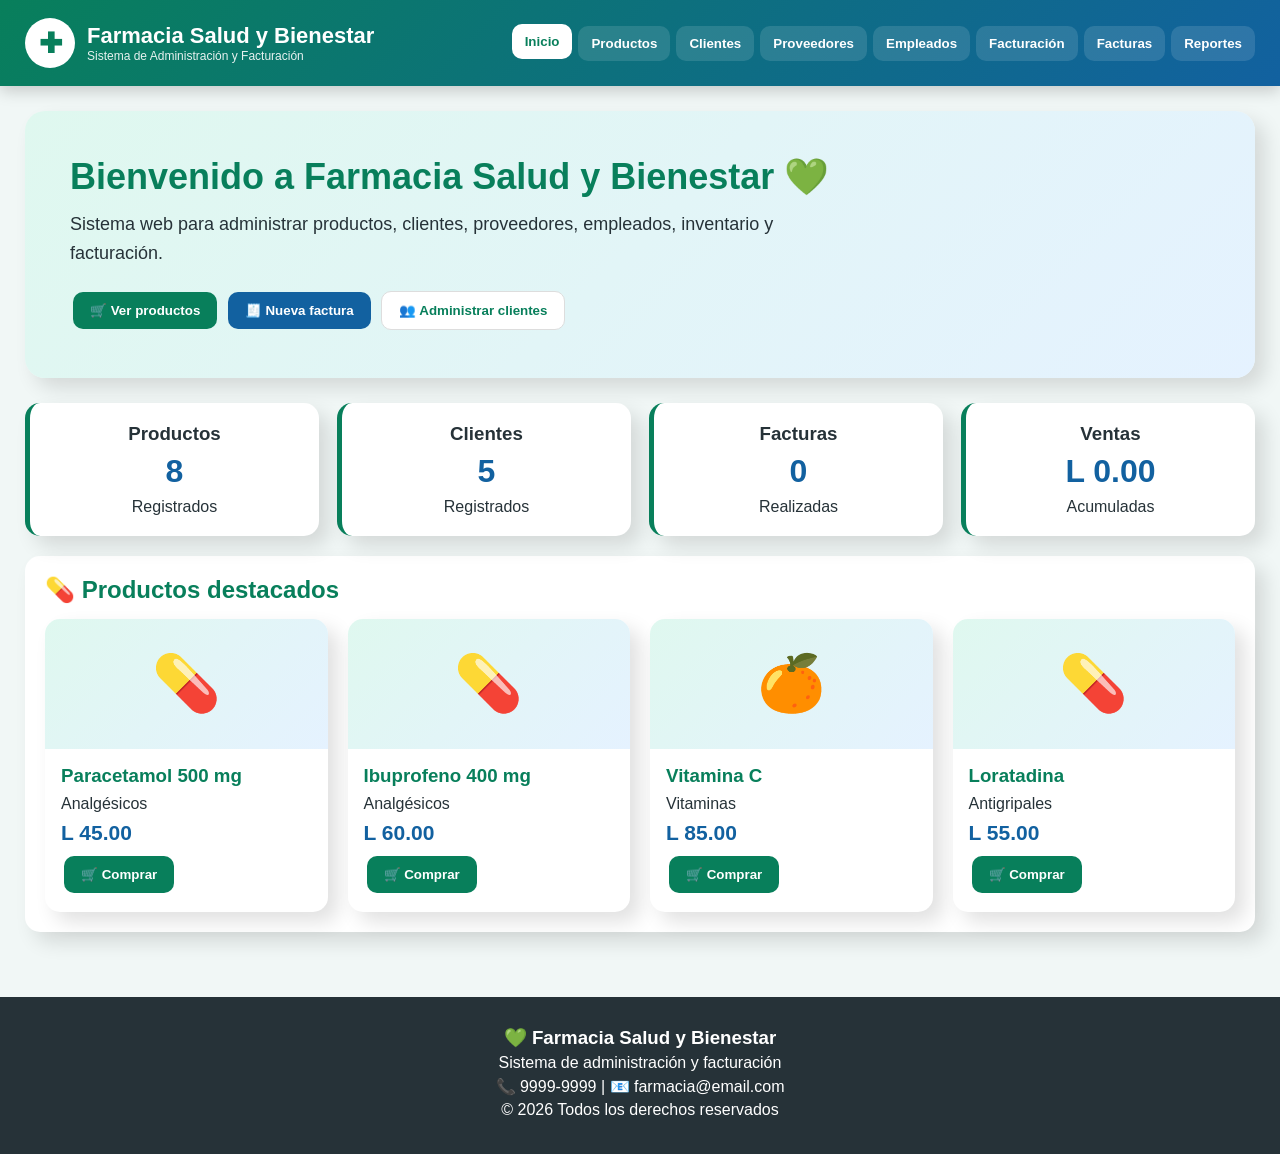
<file: index.html>
<!DOCTYPE html>
<html lang="es">
<head>
<meta charset="UTF-8">
<meta name="viewport" content="width=device-width, initial-scale=1.0">
<title>Farmacia Salud y Bienestar</title>

<style>
/* =====================================================
   FARMACIA SALUD Y BIENESTAR
   CSS - Diseño general
===================================================== */

*{
    box-sizing:border-box;
    margin:0;
    padding:0;
}

body{
    font-family:Arial, Helvetica, sans-serif;
    background:#f1f7f6;
    color:#263238;
}

/* ENCABEZADO */
header{
    background:linear-gradient(135deg,#087f5b,#1261a0);
    color:white;
    padding:18px 25px;
    position:sticky;
    top:0;
    z-index:1000;
    box-shadow:0 5px 15px rgba(0,0,0,.18);
}

.header-content{
    max-width:1300px;
    margin:auto;
    display:flex;
    justify-content:space-between;
    align-items:center;
    gap:20px;
}

.logo{
    display:flex;
    align-items:center;
    gap:12px;
}

.logo-icon{
    background:white;
    color:#087f5b;
    width:50px;
    height:50px;
    border-radius:50%;
    display:flex;
    align-items:center;
    justify-content:center;
    font-size:28px;
    font-weight:bold;
}

.logo h1{
    font-size:22px;
}

.logo p{
    font-size:12px;
    opacity:.9;
}

/* MENÚ */
nav{
    display:flex;
    flex-wrap:wrap;
    justify-content:center;
    gap:6px;
}

nav button{
    border:none;
    background:rgba(255,255,255,.12);
    color:white;
    padding:10px 13px;
    border-radius:10px;
    cursor:pointer;
    font-weight:bold;
    transition:.3s;
}

nav button:hover,
nav button.active{
    background:white;
    color:#087f5b;
    transform:translateY(-2px);
}

/* CONTENEDOR */
.container{
    max-width:1300px;
    margin:auto;
    padding:25px;
}

.section{
    display:none;
}

.section.active{
    display:block;
}

/* INICIO */
.hero{
    background:linear-gradient(135deg,#dff8ef,#e5f2ff);
    padding:45px;
    border-radius:20px;
    margin-bottom:25px;
    box-shadow:10px 10px 20px rgba(0,0,0,.12);
}

.hero h2{
    color:#087f5b;
    font-size:36px;
    margin-bottom:12px;
}

.hero p{
    font-size:18px;
    max-width:750px;
    line-height:1.6;
    margin-bottom:20px;
}

/* BOTONES */
.btn{
    border:none;
    padding:11px 17px;
    border-radius:10px;
    cursor:pointer;
    font-weight:bold;
    transition:.3s;
    margin:3px;
}

.btn:hover{
    transform:translateY(-2px);
    box-shadow:5px 5px 12px rgba(0,0,0,.18);
}

.btn-primary{
    background:#087f5b;
    color:white;
}

.btn-blue{
    background:#1261a0;
    color:white;
}

.btn-danger{
    background:#dc3545;
    color:white;
}

.btn-warning{
    background:#f59f00;
    color:white;
}

.btn-secondary{
    background:#6c757d;
    color:white;
}

.btn-light{
    background:white;
    color:#087f5b;
    border:1px solid #ddd;
}

/* TARJETAS */
.cards{
    display:grid;
    grid-template-columns:repeat(auto-fit,minmax(210px,1fr));
    gap:18px;
    margin:20px 0;
}

.card{
    background:white;
    border-radius:15px;
    padding:20px;
    box-shadow:10px 10px 20px rgba(0,0,0,.12);
}

.stat-card{
    text-align:center;
    border-left:5px solid #087f5b;
}

.stat-card .number{
    font-size:32px;
    font-weight:bold;
    color:#1261a0;
    margin:8px;
}

/* TÍTULOS */
.section-title{
    display:flex;
    justify-content:space-between;
    align-items:center;
    flex-wrap:wrap;
    gap:10px;
    margin-bottom:20px;
}

.section-title h2{
    color:#087f5b;
}

/* FORMULARIOS */
.form-card{
    background:white;
    padding:22px;
    border-radius:15px;
    margin-bottom:20px;
    box-shadow:10px 10px 20px rgba(0,0,0,.10);
}

.form-grid{
    display:grid;
    grid-template-columns:repeat(auto-fit,minmax(210px,1fr));
    gap:15px;
}

.form-group{
    display:flex;
    flex-direction:column;
    gap:6px;
}

.form-group label{
    font-weight:bold;
    font-size:14px;
}

input,
select,
textarea{
    width:100%;
    padding:11px;
    border:1px solid #ccd5d8;
    border-radius:10px;
    outline:none;
    background:white;
    transition:.2s;
}

input:focus,
select:focus,
textarea:focus{
    border-color:#087f5b;
    box-shadow:0 0 0 3px rgba(8,127,91,.1);
}

/* TABLAS */
.table-container{
    overflow-x:auto;
    background:white;
    border-radius:15px;
    box-shadow:10px 10px 20px rgba(0,0,0,.10);
}

table{
    width:100%;
    border-collapse:collapse;
    min-width:750px;
}

th{
    background:#087f5b;
    color:white;
    padding:12px;
    text-align:left;
}

td{
    padding:11px;
    border-bottom:1px solid #e5e5e5;
}

tr:hover{
    background:#f1faf7;
}

/* PRODUCTOS */
.product-grid{
    display:grid;
    grid-template-columns:repeat(auto-fit,minmax(220px,1fr));
    gap:20px;
}

.product-card{
    background:white;
    border-radius:15px;
    overflow:hidden;
    box-shadow:10px 10px 20px rgba(0,0,0,.12);
    transition:.3s;
}

.product-card:hover{
    transform:translateY(-5px);
}

.product-image{
    height:130px;
    background:linear-gradient(135deg,#dff8ef,#e5f2ff);
    display:flex;
    align-items:center;
    justify-content:center;
    font-size:55px;
}

.product-info{
    padding:16px;
}

.product-info h3{
    color:#087f5b;
    margin-bottom:8px;
}

.price{
    color:#1261a0;
    font-size:21px;
    font-weight:bold;
    margin:8px 0;
}

.stock{
    font-size:13px;
    font-weight:bold;
}

.stock-low{
    color:#dc3545;
}

.stock-ok{
    color:#087f5b;
}

/* BARRA DE BÚSQUEDA */
.search-box{
    display:flex;
    gap:10px;
    margin-bottom:20px;
}

.search-box input{
    flex:1;
}

/* ALERTAS */
.alert{
    padding:13px;
    border-radius:10px;
    margin:10px 0;
    font-weight:bold;
}

.alert-success{
    background:#d1e7dd;
    color:#0f5132;
}

.alert-danger{
    background:#f8d7da;
    color:#842029;
}

.alert-warning{
    background:#fff3cd;
    color:#664d03;
}

/* MODAL */
.modal{
    display:none;
    position:fixed;
    inset:0;
    background:rgba(0,0,0,.55);
    z-index:2000;
    align-items:center;
    justify-content:center;
    padding:20px;
}

.modal.show{
    display:flex;
}

.modal-content{
    background:white;
    width:100%;
    max-width:600px;
    max-height:90vh;
    overflow:auto;
    border-radius:18px;
    padding:25px;
    box-shadow:10px 10px 30px rgba(0,0,0,.3);
}

.modal-header{
    display:flex;
    justify-content:space-between;
    align-items:center;
    margin-bottom:20px;
}

.close{
    border:none;
    background:#eee;
    width:35px;
    height:35px;
    border-radius:50%;
    cursor:pointer;
    font-size:20px;
}

/* FACTURA */
.invoice{
    background:white;
    padding:30px;
    max-width:850px;
    margin:auto;
    border-radius:10px;
}

.invoice-header{
    display:flex;
    justify-content:space-between;
    gap:20px;
    border-bottom:3px solid #087f5b;
    padding-bottom:15px;
    margin-bottom:20px;
}

.invoice-title{
    color:#087f5b;
    font-size:28px;
}

.invoice table{
    min-width:0;
}

.invoice th{
    background:#087f5b;
}

.invoice-total{
    margin-left:auto;
    max-width:300px;
    margin-top:20px;
}

.invoice-total div{
    display:flex;
    justify-content:space-between;
    padding:7px;
}

.invoice-total .total{
    font-size:22px;
    font-weight:bold;
    border-top:2px solid #087f5b;
    color:#087f5b;
}

/* FOOTER */
footer{
    background:#263238;
    color:white;
    padding:30px;
    margin-top:40px;
    text-align:center;
}

footer p{
    margin:5px;
}

/* RESPONSIVE */
@media(max-width:800px){
    .header-content{
        flex-direction:column;
    }

    nav{
        width:100%;
    }

    nav button{
        font-size:12px;
    }

    .hero{
        padding:25px;
    }

    .hero h2{
        font-size:27px;
    }

    .invoice-header{
        flex-direction:column;
    }
}

/* IMPRESIÓN */
@media print{
    body{
        background:white;
    }

    header,
    footer,
    .no-print,
    nav,
    .btn,
    .section-title{
        display:none !important;
    }

    .section{
        display:none !important;
    }

    #facturaVista{
        display:block !important;
    }

    .invoice{
        box-shadow:none;
        width:100%;
        max-width:none;
    }
}
</style>
</head>

<body>

<!-- =====================================================
     ENCABEZADO
===================================================== -->

<header>
<div class="header-content">

    <div class="logo">
        <div class="logo-icon">✚</div>
        <div>
            <h1>Farmacia Salud y Bienestar</h1>
            <p>Sistema de Administración y Facturación</p>
        </div>
    </div>

    <nav>
        <button class="active" onclick="mostrarSeccion('inicio',this)">Inicio</button>
        <button onclick="mostrarSeccion('productos',this)">Productos</button>
        <button onclick="mostrarSeccion('clientes',this)">Clientes</button>
        <button onclick="mostrarSeccion('proveedores',this)">Proveedores</button>
        <button onclick="mostrarSeccion('empleados',this)">Empleados</button>
        <button onclick="mostrarSeccion('facturacion',this)">Facturación</button>
        <button onclick="mostrarSeccion('historial',this)">Facturas</button>
        <button onclick="mostrarSeccion('reportes',this)">Reportes</button>
    </nav>

</div>
</header>


<main class="container">

<!-- =====================================================
     INICIO
===================================================== -->

<section id="inicio" class="section active">

    <div class="hero">
        <h2>Bienvenido a Farmacia Salud y Bienestar 💚</h2>

        <p>
            Sistema web para administrar productos, clientes,
            proveedores, empleados, inventario y facturación.
        </p>

        <button class="btn btn-primary"
                onclick="mostrarSeccionPorNombre('productos')">
            🛒 Ver productos
        </button>

        <button class="btn btn-blue"
                onclick="mostrarSeccionPorNombre('facturacion')">
            🧾 Nueva factura
        </button>

        <button class="btn btn-light"
                onclick="mostrarSeccionPorNombre('clientes')">
            👥 Administrar clientes
        </button>
    </div>

    <div class="cards">

        <div class="card stat-card">
            <h3>Productos</h3>
            <div class="number" id="statProductos">0</div>
            <p>Registrados</p>
        </div>

        <div class="card stat-card">
            <h3>Clientes</h3>
            <div class="number" id="statClientes">0</div>
            <p>Registrados</p>
        </div>

        <div class="card stat-card">
            <h3>Facturas</h3>
            <div class="number" id="statFacturas">0</div>
            <p>Realizadas</p>
        </div>

        <div class="card stat-card">
            <h3>Ventas</h3>
            <div class="number" id="statVentas">$0.00</div>
            <p>Acumuladas</p>
        </div>

    </div>

    <div class="card">
        <h2 style="color:#087f5b;margin-bottom:15px;">
            💊 Productos destacados
        </h2>

        <div id="productosDestacados" class="product-grid"></div>
    </div>

</section>


<!-- =====================================================
     PRODUCTOS
===================================================== -->

<section id="productos" class="section">

    <div class="section-title">
        <h2>💊 Gestión de Productos</h2>

        <button class="btn btn-primary"
                onclick="abrirModalProducto()">
            + Agregar producto
        </button>
    </div>

    <div class="search-box">
        <input type="text"
               id="buscarProducto"
               placeholder="🔎 Buscar producto..."
               oninput="renderProductos()">

        <select id="filtroCategoria"
                onchange="renderProductos()">
            <option value="">Todas las categorías</option>
            <option>Analgésicos</option>
            <option>Antigripales</option>
            <option>Antibióticos</option>
            <option>Vitaminas</option>
            <option>Higiene personal</option>
            <option>Cuidado de la piel</option>
            <option>Primeros auxilios</option>
            <option>Otros</option>
        </select>
    </div>

    <div id="productosGrid" class="product-grid"></div>

</section>


<!-- =====================================================
     CLIENTES
===================================================== -->

<section id="clientes" class="section">

    <div class="section-title">
        <h2>👥 Clientes</h2>

        <button class="btn btn-primary"
                onclick="abrirModalCliente()">
            + Agregar cliente
        </button>
    </div>

    <div class="table-container">
        <table>
            <thead>
                <tr>
                    <th>ID</th>
                    <th>Nombre</th>
                    <th>DNI</th>
                    <th>Teléfono</th>
                    <th>Correo</th>
                    <th>Dirección</th>
                    <th>Acciones</th>
                </tr>
            </thead>

            <tbody id="tablaClientes"></tbody>
        </table>
    </div>

</section>


<!-- =====================================================
     PROVEEDORES
===================================================== -->

<section id="proveedores" class="section">

    <div class="section-title">
        <h2>🚚 Proveedores</h2>

        <button class="btn btn-primary"
                onclick="abrirModalProveedor()">
            + Agregar proveedor
        </button>
    </div>

    <div class="table-container">
        <table>
            <thead>
                <tr>
                    <th>ID</th>
                    <th>Empresa</th>
                    <th>Contacto</th>
                    <th>Teléfono</th>
                    <th>Correo</th>
                    <th>Acciones</th>
                </tr>
            </thead>

            <tbody id="tablaProveedores"></tbody>
        </table>
    </div>

</section>


<!-- =====================================================
     EMPLEADOS
===================================================== -->

<section id="empleados" class="section">

    <div class="section-title">
        <h2>👨‍💼 Empleados</h2>

        <button class="btn btn-primary"
                onclick="abrirModalEmpleado()">
            + Agregar empleado
        </button>
    </div>

    <div class="table-container">
        <table>
            <thead>
                <tr>
                    <th>ID</th>
                    <th>Nombre</th>
                    <th>Cargo</th>
                    <th>Teléfono</th>
                    <th>Correo</th>
                    <th>Estado</th>
                    <th>Acciones</th>
                </tr>
            </thead>

            <tbody id="tablaEmpleados"></tbody>
        </table>
    </div>

</section>


<!-- =====================================================
     FACTURACIÓN
===================================================== -->

<section id="facturacion" class="section">

    <div class="section-title">
        <h2>🧾 Facturación de Clientes</h2>

        <button class="btn btn-secondary"
                onclick="nuevaFactura()">
            Nueva factura
        </button>
    </div>

    <div class="form-card">

        <h3 style="color:#087f5b;margin-bottom:15px;">
            Datos del cliente
        </h3>

        <div class="form-grid">

            <div class="form-group">
                <label>Cliente</label>

                <select id="factCliente"
                        onchange="mostrarDatosCliente()">
                </select>
            </div>

            <div class="form-group">
                <label>DNI</label>
                <input id="factDni" readonly>
            </div>

            <div class="form-group">
                <label>Fecha</label>
                <input type="date" id="factFecha">
            </div>

            <div class="form-group">
                <label>Número de factura</label>
                <input id="factNumero" readonly>
            </div>

        </div>

    </div>


    <div class="form-card">

        <div class="section-title">
            <h3 style="color:#087f5b;">
                Productos de la factura
            </h3>

            <button class="btn btn-primary"
                    onclick="agregarProductoFactura()">
                + Agregar producto
            </button>
        </div>

        <div class="table-container">

            <table>
                <thead>
                    <tr>
                        <th>Producto</th>
                        <th>Cantidad</th>
                        <th>Precio</th>
                        <th>Subtotal</th>
                        <th>Acción</th>
                    </tr>
                </thead>

                <tbody id="detalleFactura"></tbody>

            </table>

        </div>


        <div class="invoice-total">

            <div>
                <span>Subtotal:</span>
                <strong id="factSubtotal">$0.00</strong>
            </div>

            <div>
                <span>Descuento:</span>
                <strong id="factDescuento">$0.00</strong>
            </div>

            <div>
                <span>ISV (15%):</span>
                <strong id="factISV">$0.00</strong>
            </div>

            <div class="total">
                <span>Total:</span>
                <strong id="factTotal">$0.00</strong>
            </div>

        </div>

        <br>

        <button class="btn btn-primary"
                onclick="guardarFactura()">
            💾 Guardar factura
        </button>

        <button class="btn btn-blue"
                onclick="prepararImpresion()">
            🖨️ Imprimir factura
        </button>

    </div>

</section>


<!-- =====================================================
     HISTORIAL
===================================================== -->

<section id="historial" class="section">

    <div class="section-title">
        <h2>📋 Historial de Facturas</h2>
    </div>

    <div class="table-container">

        <table>

            <thead>
                <tr>
                    <th>Factura</th>
                    <th>Fecha</th>
                    <th>Cliente</th>
                    <th>Total</th>
                    <th>Acciones</th>
                </tr>
            </thead>

            <tbody id="tablaFacturas"></tbody>

        </table>

    </div>

</section>


<!-- =====================================================
     REPORTES
===================================================== -->

<section id="reportes" class="section">

    <div class="section-title">
        <h2>📊 Reportes del sistema</h2>
    </div>

    <div class="cards">

        <div class="card stat-card">
            <h3>Productos</h3>
            <div class="number" id="repProductos">0</div>
        </div>

        <div class="card stat-card">
            <h3>Clientes</h3>
            <div class="number" id="repClientes">0</div>
        </div>

        <div class="card stat-card">
            <h3>Proveedores</h3>
            <div class="number" id="repProveedores">0</div>
        </div>

        <div class="card stat-card">
            <h3>Empleados</h3>
            <div class="number" id="repEmpleados">0</div>
        </div>

        <div class="card stat-card">
            <h3>Facturas</h3>
            <div class="number" id="repFacturas">0</div>
        </div>

        <div class="card stat-card">
            <h3>Ventas</h3>
            <div class="number" id="repVentas">$0.00</div>
        </div>

    </div>


    <div class="form-card">

        <h3 style="color:#087f5b;margin-bottom:15px;">
            ⚠️ Productos con poco inventario
        </h3>

        <div id="productosBajoStock"></div>

    </div>

</section>


<!-- =====================================================
     VISTA DE FACTURA PARA IMPRESIÓN
===================================================== -->

<section id="facturaVista" class="section">

    <div class="invoice" id="contenidoFactura">

        <div class="invoice-header">

            <div>
                <div class="invoice-title">
                    FARMACIA SALUD Y BIENESTAR
                </div>

                <p>💚 Cuidando tu salud</p>
                <p>Teléfono: 9999-9999</p>
                <p>Correo: farmacia@email.com</p>
            </div>

            <div>
                <h2>FACTURA</h2>
                <p id="vistaNumero"></p>
                <p id="vistaFecha"></p>
            </div>

        </div>


        <div style="margin-bottom:20px;">

            <strong>Cliente:</strong>
            <span id="vistaCliente"></span>

            <br>

            <strong>DNI:</strong>
            <span id="vistaDni"></span>

        </div>


        <table>

            <thead>
                <tr>
                    <th>Producto</th>
                    <th>Cantidad</th>
                    <th>Precio</th>
                    <th>Subtotal</th>
                </tr>
            </thead>

            <tbody id="vistaDetalle"></tbody>

        </table>


        <div class="invoice-total">

            <div>
                <span>Subtotal:</span>
                <strong id="vistaSubtotal"></strong>
            </div>

            <div>
                <span>ISV 15%:</span>
                <strong id="vistaISV"></strong>
            </div>

            <div class="total">
                <span>TOTAL:</span>
                <strong id="vistaTotal"></strong>
            </div>

        </div>


        <p style="text-align:center;margin-top:40px;">
            Gracias por preferir Farmacia Salud y Bienestar.
        </p>

    </div>

</section>

</main>


<!-- =====================================================
     FOOTER
===================================================== -->

<footer>

    <h3>💚 Farmacia Salud y Bienestar</h3>

    <p>
        Sistema de administración y facturación
    </p>

    <p>
        📞 9999-9999 |
        📧 farmacia@email.com
    </p>

    <p>
        © 2026 Todos los derechos reservados
    </p>

</footer>


<!-- =====================================================
     MODAL PRODUCTO
===================================================== -->

<div id="modalProducto" class="modal">

<div class="modal-content">

    <div class="modal-header">

        <h2 id="tituloModalProducto">
            Agregar producto
        </h2>

        <button class="close"
                onclick="cerrarModal('modalProducto')">
            ×
        </button>

    </div>

    <input type="hidden" id="productoId">

    <div class="form-grid">

        <div class="form-group">
            <label>Nombre</label>
            <input id="productoNombre">
        </div>

        <div class="form-group">
            <label>Categoría</label>

            <select id="productoCategoria">
                <option>Analgésicos</option>
                <option>Antigripales</option>
                <option>Antibióticos</option>
                <option>Vitaminas</option>
                <option>Higiene personal</option>
                <option>Cuidado de la piel</option>
                <option>Primeros auxilios</option>
                <option>Otros</option>
            </select>

        </div>

        <div class="form-group">
            <label>Precio</label>
            <input type="number"
                   id="productoPrecio"
                   min="0"
                   step="0.01">
        </div>

        <div class="form-group">
            <label>Stock</label>
            <input type="number"
                   id="productoStock"
                   min="0">
        </div>

        <div class="form-group">
            <label>Proveedor</label>
            <input id="productoProveedor">
        </div>

        <div class="form-group">
            <label>Vencimiento</label>
            <input type="date"
                   id="productoVencimiento">
        </div>

    </div>

    <br>

    <button class="btn btn-primary"
            onclick="guardarProducto()">
        💾 Guardar
    </button>

    <button class="btn btn-secondary"
            onclick="cerrarModal('modalProducto')">
        Cancelar
    </button>

</div>

</div>


<!-- =====================================================
     MODAL CLIENTE
===================================================== -->

<div id="modalCliente" class="modal">

<div class="modal-content">

    <div class="modal-header">

        <h2>Agregar cliente</h2>

        <button class="close"
                onclick="cerrarModal('modalCliente')">
            ×
        </button>

    </div>

    <input type="hidden" id="clienteId">

    <div class="form-grid">

        <div class="form-group">
            <label>Nombre completo</label>
            <input id="clienteNombre">
        </div>

        <div class="form-group">
            <label>DNI</label>
            <input id="clienteDni">
        </div>

        <div class="form-group">
            <label>Teléfono</label>
            <input id="clienteTelefono">
        </div>

        <div class="form-group">
            <label>Correo</label>
            <input type="email"
                   id="clienteCorreo">
        </div>

        <div class="form-group">
            <label>Dirección</label>
            <input id="clienteDireccion">
        </div>

    </div>

    <br>

    <button class="btn btn-primary"
            onclick="guardarCliente()">
        💾 Guardar
    </button>

</div>

</div>


<!-- =====================================================
     MODAL PROVEEDOR
===================================================== -->

<div id="modalProveedor" class="modal">

<div class="modal-content">

    <div class="modal-header">

        <h2>Agregar proveedor</h2>

        <button class="close"
                onclick="cerrarModal('modalProveedor')">
            ×
        </button>

    </div>

    <input type="hidden" id="proveedorId">

    <div class="form-grid">

        <div class="form-group">
            <label>Empresa</label>
            <input id="proveedorEmpresa">
        </div>

        <div class="form-group">
            <label>Contacto</label>
            <input id="proveedorContacto">
        </div>

        <div class="form-group">
            <label>Teléfono</label>
            <input id="proveedorTelefono">
        </div>

        <div class="form-group">
            <label>Correo</label>
            <input id="proveedorCorreo">
        </div>

    </div>

    <br>

    <button class="btn btn-primary"
            onclick="guardarProveedor()">
        💾 Guardar
    </button>

</div>

</div>


<!-- =====================================================
     MODAL EMPLEADO
===================================================== -->

<div id="modalEmpleado" class="modal">

<div class="modal-content">

    <div class="modal-header">

        <h2>Agregar empleado</h2>

        <button class="close"
                onclick="cerrarModal('modalEmpleado')">
            ×
        </button>

    </div>

    <input type="hidden" id="empleadoId">

    <div class="form-grid">

        <div class="form-group">
            <label>Nombre</label>
            <input id="empleadoNombre">
        </div>

        <div class="form-group">
            <label>Cargo</label>
            <input id="empleadoCargo">
        </div>

        <div class="form-group">
            <label>Teléfono</label>
            <input id="empleadoTelefono">
        </div>

        <div class="form-group">
            <label>Correo</label>
            <input id="empleadoCorreo">
        </div>

        <div class="form-group">
            <label>Estado</label>

            <select id="empleadoEstado">
                <option>Activo</option>
                <option>Inactivo</option>
            </select>

        </div>

    </div>

    <br>

    <button class="btn btn-primary"
            onclick="guardarEmpleado()">
        💾 Guardar
    </button>

</div>

</div>


<script>

/* =====================================================
   BASE DE DATOS LOCAL
===================================================== */

let productos = JSON.parse(
    localStorage.getItem("farmacia_productos")
) || [];

let clientes = JSON.parse(
    localStorage.getItem("farmacia_clientes")
) || [];

let proveedores = JSON.parse(
    localStorage.getItem("farmacia_proveedores")
) || [];

let empleados = JSON.parse(
    localStorage.getItem("farmacia_empleados")
) || [];

let facturas = JSON.parse(
    localStorage.getItem("farmacia_facturas")
) || [];

let detalleActual = [];


/* =====================================================
   DATOS DE PRUEBA
===================================================== */

function cargarDatosIniciales(){

    if(localStorage.getItem("farmacia_inicializada")){
        return;
    }

    productos = [
        {
            id:1,
            nombre:"Paracetamol 500 mg",
            categoria:"Analgésicos",
            precio:45,
            stock:30,
            proveedor:"Distribuidora Salud",
            vencimiento:"2027-05-20",
            icono:"💊"
        },
        {
            id:2,
            nombre:"Ibuprofeno 400 mg",
            categoria:"Analgésicos",
            precio:60,
            stock:25,
            proveedor:"Distribuidora Salud",
            vencimiento:"2027-03-15",
            icono:"💊"
        },
        {
            id:3,
            nombre:"Vitamina C",
            categoria:"Vitaminas",
            precio:85,
            stock:20,
            proveedor:"Farmacéutica Central",
            vencimiento:"2027-09-10",
            icono:"🍊"
        },
        {
            id:4,
            nombre:"Loratadina",
            categoria:"Antigripales",
            precio:55,
            stock:18,
            proveedor:"Farmacéutica Central",
            vencimiento:"2027-01-25",
            icono:"💊"
        },
        {
            id:5,
            nombre:"Alcohol Antiséptico",
            categoria:"Primeros auxilios",
            precio:40,
            stock:40,
            proveedor:"Medical Supply",
            vencimiento:"2028-02-10",
            icono:"🧴"
        },
        {
            id:6,
            nombre:"Gel Antibacterial",
            categoria:"Higiene personal",
            precio:35,
            stock:50,
            proveedor:"Medical Supply",
            vencimiento:"2028-04-12",
            icono:"🧴"
        },
        {
            id:7,
            nombre:"Crema Hidratante",
            categoria:"Cuidado de la piel",
            precio:120,
            stock:12,
            proveedor:"Dermosalud",
            vencimiento:"2027-11-05",
            icono:"🧴"
        },
        {
            id:8,
            nombre:"Multivitamínico",
            categoria:"Vitaminas",
            precio:150,
            stock:8,
            proveedor:"Farmacéutica Central",
            vencimiento:"2027-08-18",
            icono:"💊"
        }
    ];

    clientes = [
        {
            id:1,
            nombre:"Ana López",
            dni:"0801-1990-12345",
            telefono:"9999-1111",
            correo:"ana@email.com",
            direccion:"La Lima"
        },
        {
            id:2,
            nombre:"Carlos Martínez",
            dni:"0501-1988-23456",
            telefono:"9999-2222",
            correo:"carlos@email.com",
            direccion:"San Pedro Sula"
        },
        {
            id:3,
            nombre:"María Hernández",
            dni:"0801-1995-34567",
            telefono:"9999-3333",
            correo:"maria@email.com",
            direccion:"El Progreso"
        },
        {
            id:4,
            nombre:"José Rivera",
            dni:"0601-1987-45678",
            telefono:"9999-4444",
            correo:"jose@email.com",
            direccion:"La Lima"
        },
        {
            id:5,
            nombre:"Sofía Gómez",
            dni:"0501-2000-56789",
            telefono:"9999-5555",
            correo:"sofia@email.com",
            direccion:"San Pedro Sula"
        }
    ];

    proveedores = [
        {
            id:1,
            empresa:"Distribuidora Salud",
            contacto:"Roberto Díaz",
            telefono:"2222-1111",
            correo:"salud@email.com"
        },
        {
            id:2,
            empresa:"Farmacéutica Central",
            contacto:"Laura Pérez",
            telefono:"2222-2222",
            correo:"central@email.com"
        },
        {
            id:3,
            empresa:"Medical Supply",
            contacto:"Pedro López",
            telefono:"2222-3333",
            correo:"medical@email.com"
        }
    ];

    empleados = [
        {
            id:1,
            nombre:"Laura Pérez",
            cargo:"Farmacéutica",
            telefono:"9888-1111",
            correo:"laura@farmacia.com",
            estado:"Activo"
        },
        {
            id:2,
            nombre:"Pedro López",
            cargo:"Administrador",
            telefono:"9888-2222",
            correo:"pedro@farmacia.com",
            estado:"Activo"
        },
        {
            id:3,
            nombre:"Sofía Martínez",
            cargo:"Auxiliar",
            telefono:"9888-3333",
            correo:"sofia@farmacia.com",
            estado:"Activo"
        }
    ];

    guardarTodo();

    localStorage.setItem(
        "farmacia_inicializada",
        "true"
    );
}


/* =====================================================
   GUARDAR BASE DE DATOS
===================================================== */

function guardarTodo(){

    localStorage.setItem(
        "farmacia_productos",
        JSON.stringify(productos)
    );

    localStorage.setItem(
        "farmacia_clientes",
        JSON.stringify(clientes)
    );

    localStorage.setItem(
        "farmacia_proveedores",
        JSON.stringify(proveedores)
    );

    localStorage.setItem(
        "farmacia_empleados",
        JSON.stringify(empleados)
    );

    localStorage.setItem(
        "farmacia_facturas",
        JSON.stringify(facturas)
    );
}


/* =====================================================
   NAVEGACIÓN
===================================================== */

function mostrarSeccion(nombre, boton){

    document.querySelectorAll(".section")
        .forEach(s => s.classList.remove("active"));

    const seccion = document.getElementById(nombre);

    if(seccion){
        seccion.classList.add("active");
    }

    document.querySelectorAll("nav button")
        .forEach(b => b.classList.remove("active"));

    if(boton){
        boton.classList.add("active");
    }

    actualizarTodo();
}


function mostrarSeccionPorNombre(nombre){

    const boton = [...document.querySelectorAll("nav button")]
        .find(b => b.textContent.toLowerCase().includes(
            nombre === "facturacion"
            ? "facturación"
            : nombre
        ));

    mostrarSeccion(nombre, boton);
}


/* =====================================================
   PRODUCTOS
===================================================== */

function renderProductos(){

    const grid =
        document.getElementById("productosGrid");

    const busqueda =
        document.getElementById("buscarProducto")
        .value
        .toLowerCase();

    const categoria =
        document.getElementById("filtroCategoria")
        .value;

    const filtrados = productos.filter(p => {

        const coincideNombre =
            p.nombre.toLowerCase()
            .includes(busqueda);

        const coincideCategoria =
            !categoria || p.categoria === categoria;

        return coincideNombre && coincideCategoria;
    });

    if(filtrados.length === 0){

        grid.innerHTML =
            `<div class="alert alert-warning">
                No se encontraron productos.
             </div>`;

        return;
    }

    grid.innerHTML = filtrados.map(p => {

        const bajo = p.stock <= 10;

        return `
        <div class="product-card">

            <div class="product-image">
                ${p.icono || "💊"}
            </div>

            <div class="product-info">

                <h3>${p.nombre}</h3>

                <p>
                    <strong>Categoría:</strong>
                    ${p.categoria}
                </p>

                <div class="price">
                    L ${Number(p.precio).toFixed(2)}
                </div>

                <p class="stock ${bajo ? "stock-low" : "stock-ok"}">
                    Stock: ${p.stock} unidades
                </p>

                <button class="btn btn-primary"
                    onclick="agregarAlCarrito(${p.id})">
                    🛒 Agregar
                </button>

                <button class="btn btn-warning"
                    onclick="editarProducto(${p.id})">
                    ✏️ Editar
                </button>

                <button class="btn btn-danger"
                    onclick="eliminarProducto(${p.id})">
                    🗑️ Eliminar
                </button>

            </div>
        </div>`;
    });
}


function abrirModalProducto(){

    document.getElementById("productoId").value = "";
    document.getElementById("productoNombre").value = "";
    document.getElementById("productoPrecio").value = "";
    document.getElementById("productoStock").value = "";
    document.getElementById("productoProveedor").value = "";
    document.getElementById("productoVencimiento").value = "";

    document.getElementById("tituloModalProducto")
        .textContent = "Agregar producto";

    document.getElementById("modalProducto")
        .classList.add("show");
}


function guardarProducto(){

    const id =
        document.getElementById("productoId").value;

    const nombre =
        document.getElementById("productoNombre").value.trim();

    const categoria =
        document.getElementById("productoCategoria").value;

    const precio =
        Number(document.getElementById("productoPrecio").value);

    const stock =
        Number(document.getElementById("productoStock").value);

    const proveedor =
        document.getElementById("productoProveedor").value.trim();

    const vencimiento =
        document.getElementById("productoVencimiento").value;

    if(!nombre || precio < 0 || stock < 0){

        alert("Complete correctamente los datos del producto.");

        return;
    }

    if(id){

        const producto =
            productos.find(p => p.id == id);

        producto.nombre = nombre;
        producto.categoria = categoria;
        producto.precio = precio;
        producto.stock = stock;
        producto.proveedor = proveedor;
        producto.vencimiento = vencimiento;

    }else{

        productos.push({

            id:Date.now(),

            nombre,
            categoria,
            precio,
            stock,
            proveedor,
            vencimiento,

            icono:
                categoria === "Vitaminas"
                ? "🍊"
                : categoria === "Higiene personal"
                ? "🧴"
                : "💊"
        });
    }

    guardarTodo();

    cerrarModal("modalProducto");

    renderProductos();

    actualizarTodo();

    alert("Producto guardado correctamente.");
}


function editarProducto(id){

    const p =
        productos.find(p => p.id === id);

    if(!p) return;

    document.getElementById("productoId").value = p.id;
    document.getElementById("productoNombre").value = p.nombre;
    document.getElementById("productoCategoria").value = p.categoria;
    document.getElementById("productoPrecio").value = p.precio;
    document.getElementById("productoStock").value = p.stock;
    document.getElementById("productoProveedor").value = p.proveedor;
    document.getElementById("productoVencimiento").value = p.vencimiento;

    document.getElementById("tituloModalProducto")
        .textContent = "Editar producto";

    document.getElementById("modalProducto")
        .classList.add("show");
}


function eliminarProducto(id){

    const p =
        productos.find(p => p.id === id);

    if(!p) return;

    if(!confirm(
        `¿Está seguro de eliminar "${p.nombre}"?`
    )){
        return;
    }

    productos =
        productos.filter(p => p.id !== id);

    guardarTodo();

    renderProductos();

    actualizarTodo();
}


/* =====================================================
   CLIENTES
===================================================== */

function renderClientes(){

    const tabla =
        document.getElementById("tablaClientes");

    tabla.innerHTML = clientes.map(c => `

        <tr>

            <td>${c.id}</td>
            <td>${c.nombre}</td>
            <td>${c.dni}</td>
            <td>${c.telefono}</td>
            <td>${c.correo}</td>
            <td>${c.direccion}</td>

            <td>

                <button class="btn btn-warning"
                    onclick="editarCliente(${c.id})">
                    ✏️
                </button>

                <button class="btn btn-danger"
                    onclick="eliminarCliente(${c.id})">
                    🗑️
                </button>

            </td>

        </tr>

    `).join("");
}


function abrirModalCliente(){

    document.getElementById("clienteId").value = "";
    document.getElementById("clienteNombre").value = "";
    document.getElementById("clienteDni").value = "";
    document.getElementById("clienteTelefono").value = "";
    document.getElementById("clienteCorreo").value = "";
    document.getElementById("clienteDireccion").value = "";

    document.getElementById("modalCliente")
        .classList.add("show");
}


function guardarCliente(){

    const id =
        document.getElementById("clienteId").value;

    const nombre =
        document.getElementById("clienteNombre").value.trim();

    const dni =
        document.getElementById("clienteDni").value.trim();

    const telefono =
        document.getElementById("clienteTelefono").value.trim();

    const correo =
        document.getElementById("clienteCorreo").value.trim();

    const direccion =
        document.getElementById("clienteDireccion").value.trim();

    if(!nombre || !dni){

        alert("Nombre y DNI son obligatorios.");

        return;
    }

    if(id){

        const c =
            clientes.find(c => c.id == id);

        c.nombre = nombre;
        c.dni = dni;
        c.telefono = telefono;
        c.correo = correo;
        c.direccion = direccion;

    }else{

        clientes.push({

            id:Date.now(),
            nombre,
            dni,
            telefono,
            correo,
            direccion

        });
    }

    guardarTodo();

    cerrarModal("modalCliente");

    renderClientes();

    actualizarTodo();

    alert("Cliente guardado correctamente.");
}


function editarCliente(id){

    const c =
        clientes.find(c => c.id === id);

    if(!c) return;

    document.getElementById("clienteId").value = c.id;
    document.getElementById("clienteNombre").value = c.nombre;
    document.getElementById("clienteDni").value = c.dni;
    document.getElementById("clienteTelefono").value = c.telefono;
    document.getElementById("clienteCorreo").value = c.correo;
    document.getElementById("clienteDireccion").value = c.direccion;

    document.getElementById("modalCliente")
        .classList.add("show");
}


function eliminarCliente(id){

    if(!confirm("¿Eliminar este cliente?")){
        return;
    }

    clientes =
        clientes.filter(c => c.id !== id);

    guardarTodo();

    renderClientes();

    actualizarTodo();
}


/* =====================================================
   PROVEEDORES
===================================================== */

function renderProveedores(){

    const tabla =
        document.getElementById("tablaProveedores");

    tabla.innerHTML = proveedores.map(p => `

        <tr>

            <td>${p.id}</td>
            <td>${p.empresa}</td>
            <td>${p.contacto}</td>
            <td>${p.telefono}</td>
            <td>${p.correo}</td>

            <td>

                <button class="btn btn-warning"
                    onclick="editarProveedor(${p.id})">
                    ✏️
                </button>

                <button class="btn btn-danger"
                    onclick="eliminarProveedor(${p.id})">
                    🗑️
                </button>

            </td>

        </tr>

    `).join("");
}


function abrirModalProveedor(){

    document.getElementById("proveedorId").value = "";
    document.getElementById("proveedorEmpresa").value = "";
    document.getElementById("proveedorContacto").value = "";
    document.getElementById("proveedorTelefono").value = "";
    document.getElementById("proveedorCorreo").value = "";

    document.getElementById("modalProveedor")
        .classList.add("show");
}


function guardarProveedor(){

    const id =
        document.getElementById("proveedorId").value;

    const empresa =
        document.getElementById("proveedorEmpresa").value.trim();

    const contacto =
        document.getElementById("proveedorContacto").value.trim();

    const telefono =
        document.getElementById("proveedorTelefono").value.trim();

    const correo =
        document.getElementById("proveedorCorreo").value.trim();

    if(!empresa){

        alert("La empresa es obligatoria.");

        return;
    }

    if(id){

        const p =
            proveedores.find(p => p.id == id);

        p.empresa = empresa;
        p.contacto = contacto;
        p.telefono = telefono;
        p.correo = correo;

    }else{

        proveedores.push({

            id:Date.now(),
            empresa,
            contacto,
            telefono,
            correo

        });
    }

    guardarTodo();

    cerrarModal("modalProveedor");

    renderProveedores();

    actualizarTodo();

    alert("Proveedor guardado correctamente.");
}


function editarProveedor(id){

    const p =
        proveedores.find(p => p.id === id);

    if(!p) return;

    document.getElementById("proveedorId").value = p.id;
    document.getElementById("proveedorEmpresa").value = p.empresa;
    document.getElementById("proveedorContacto").value = p.contacto;
    document.getElementById("proveedorTelefono").value = p.telefono;
    document.getElementById("proveedorCorreo").value = p.correo;

    document.getElementById("modalProveedor")
        .classList.add("show");
}


function eliminarProveedor(id){

    if(!confirm("¿Eliminar este proveedor?")){
        return;
    }

    proveedores =
        proveedores.filter(p => p.id !== id);

    guardarTodo();

    renderProveedores();

    actualizarTodo();
}


/* =====================================================
   EMPLEADOS
===================================================== */

function renderEmpleados(){

    const tabla =
        document.getElementById("tablaEmpleados");

    tabla.innerHTML = empleados.map(e => `

        <tr>

            <td>${e.id}</td>
            <td>${e.nombre}</td>
            <td>${e.cargo}</td>
            <td>${e.telefono}</td>
            <td>${e.correo}</td>
            <td>${e.estado}</td>

            <td>

                <button class="btn btn-warning"
                    onclick="editarEmpleado(${e.id})">
                    ✏️
                </button>

                <button class="btn btn-danger"
                    onclick="eliminarEmpleado(${e.id})">
                    🗑️
                </button>

            </td>

        </tr>

    `).join("");
}


function abrirModalEmpleado(){

    document.getElementById("empleadoId").value = "";
    document.getElementById("empleadoNombre").value = "";
    document.getElementById("empleadoCargo").value = "";
    document.getElementById("empleadoTelefono").value = "";
    document.getElementById("empleadoCorreo").value = "";
    document.getElementById("empleadoEstado").value = "Activo";

    document.getElementById("modalEmpleado")
        .classList.add("show");
}


function guardarEmpleado(){

    const id =
        document.getElementById("empleadoId").value;

    const nombre =
        document.getElementById("empleadoNombre").value.trim();

    const cargo =
        document.getElementById("empleadoCargo").value.trim();

    const telefono =
        document.getElementById("empleadoTelefono").value.trim();

    const correo =
        document.getElementById("empleadoCorreo").value.trim();

    const estado =
        document.getElementById("empleadoEstado").value;

    if(!nombre || !cargo){

        alert("Nombre y cargo son obligatorios.");

        return;
    }

    if(id){

        const e =
            empleados.find(e => e.id == id);

        e.nombre = nombre;
        e.cargo = cargo;
        e.telefono = telefono;
        e.correo = correo;
        e.estado = estado;

    }else{

        empleados.push({

            id:Date.now(),
            nombre,
            cargo,
            telefono,
            correo,
            estado

        });
    }

    guardarTodo();

    cerrarModal("modalEmpleado");

    renderEmpleados();

    actualizarTodo();

    alert("Empleado guardado correctamente.");
}


function editarEmpleado(id){

    const e =
        empleados.find(e => e.id === id);

    if(!e) return;

    document.getElementById("empleadoId").value = e.id;
    document.getElementById("empleadoNombre").value = e.nombre;
    document.getElementById("empleadoCargo").value = e.cargo;
    document.getElementById("empleadoTelefono").value = e.telefono;
    document.getElementById("empleadoCorreo").value = e.correo;
    document.getElementById("empleadoEstado").value = e.estado;

    document.getElementById("modalEmpleado")
        .classList.add("show");
}


function eliminarEmpleado(id){

    if(!confirm("¿Eliminar este empleado?")){
        return;
    }

    empleados =
        empleados.filter(e => e.id !== id);

    guardarTodo();

    renderEmpleados();

    actualizarTodo();
}


/* =====================================================
   CARRITO
===================================================== */

function agregarAlCarrito(id){

    const producto =
        productos.find(p => p.id === id);

    if(!producto) return;

    if(producto.stock <= 0){

        alert("Este producto no tiene existencia.");

        return;
    }

    mostrarSeccionPorNombre("facturacion");

    agregarProductoFactura(id);
}


function agregarProductoFactura(idProducto = null){

    if(!idProducto){

        if(productos.length === 0){

            alert("No existen productos.");

            return;
        }

        idProducto = productos[0].id;
    }

    const producto =
        productos.find(p => p.id == idProducto);

    if(!producto) return;

    const existente =
        detalleActual.find(d => d.productoId === producto.id);

    if(existente){

        if(existente.cantidad >= producto.stock){

            alert("No hay suficiente stock.");

            return;
        }

        existente.cantidad++;

    }else{

        detalleActual.push({

            productoId:producto.id,
            cantidad:1

        });
    }

    renderDetalleFactura();
}


function eliminarProductoFactura(index){

    detalleActual.splice(index,1);

    renderDetalleFactura();
}


function cambiarCantidad(index, cantidad){

    cantidad = Number(cantidad);

    const item =
        detalleActual[index];

    const producto =
        productos.find(p => p.id === item.productoId);

    if(cantidad < 1){

        item.cantidad = 1;

    }else if(cantidad > producto.stock){

        alert("Cantidad superior al stock disponible.");

        item.cantidad = producto.stock;

    }else{

        item.cantidad = cantidad;
    }

    renderDetalleFactura();
}


/* =====================================================
   DETALLE DE FACTURA
===================================================== */

function renderDetalleFactura(){

    const tabla =
        document.getElementById("detalleFactura");

    if(detalleActual.length === 0){

        tabla.innerHTML = `
        <tr>
            <td colspan="5"
                style="text-align:center;">
                No hay productos agregados.
            </td>
        </tr>`;

        calcularFactura();

        return;
    }

    tabla.innerHTML =
        detalleActual.map((item,index) => {

            const p =
                productos.find(
                    p => p.id === item.productoId
                );

            const subtotal =
                item.cantidad * Number(p.precio);

            return `

            <tr>

                <td>
                    <select
                        onchange="cambiarProductoFactura(${index},this.value)">

                        ${productos.map(x => `
                            <option
                                value="${x.id}"
                                ${x.id === p.id ? "selected" : ""}>
                                ${x.nombre}
                            </option>
                        `).join("")}

                    </select>
                </td>

                <td>
                    <input
                        type="number"
                        min="1"
                        max="${p.stock}"
                        value="${item.cantidad}"
                        onchange="cambiarCantidad(${index},this.value)"
                        style="width:80px;">
                </td>

                <td>
                    L ${Number(p.precio).toFixed(2)}
                </td>

                <td>
                    L ${subtotal.toFixed(2)}
                </td>

                <td>

                    <button class="btn btn-danger"
                        onclick="eliminarProductoFactura(${index})">
                        🗑️
                    </button>

                </td>

            </tr>`;
        }).join("");

    calcularFactura();
}


function cambiarProductoFactura(index,id){

    const producto =
        productos.find(p => p.id == id);

    if(!producto) return;

    detalleActual[index].productoId =
        producto.id;

    detalleActual[index].cantidad = 1;

    renderDetalleFactura();
}


/* =====================================================
   CÁLCULO DE FACTURA
===================================================== */

function calcularFactura(){

    let subtotal = 0;

    detalleActual.forEach(item => {

        const p =
            productos.find(
                p => p.id === item.productoId
            );

        if(p){
            subtotal +=
                Number(p.precio) * item.cantidad;
        }
    });

    const descuento = 0;

    const impuesto =
        (subtotal - descuento) * 0.15;

    const total =
        subtotal - descuento + impuesto;

    document.getElementById("factSubtotal")
        .textContent = "L " + subtotal.toFixed(2);

    document.getElementById("factDescuento")
        .textContent = "L " + descuento.toFixed(2);

    document.getElementById("factISV")
        .textContent = "L " + impuesto.toFixed(2);

    document.getElementById("factTotal")
        .textContent = "L " + total.toFixed(2);

    return {
        subtotal,
        descuento,
        impuesto,
        total
    };
}


/* =====================================================
   CLIENTE DE FACTURA
===================================================== */

function cargarClientesFactura(){

    const select =
        document.getElementById("factCliente");

    select.innerHTML =
        `<option value="">Seleccione un cliente</option>` +
        clientes.map(c => `
            <option value="${c.id}">
                ${c.nombre}
            </option>
        `).join("");
}


function mostrarDatosCliente(){

    const id =
        Number(document.getElementById("factCliente").value);

    const cliente =
        clientes.find(c => c.id === id);

    document.getElementById("factDni").value =
        cliente ? cliente.dni : "";
}


/* =====================================================
   FACTURACIÓN
===================================================== */

function generarNumeroFactura(){

    return "FAC-" +
        String(facturas.length + 1)
        .padStart(5,"0");
}


function prepararNuevaFactura(){

    document.getElementById("factNumero").value =
        generarNumeroFactura();

    document.getElementById("factFecha").value =
        new Date().toISOString().split("T")[0];

    cargarClientesFactura();

    detalleActual = [];

    renderDetalleFactura();

    document.getElementById("factCliente").value = "";

    document.getElementById("factDni").value = "";
}


function nuevaFactura(){

    prepararNuevaFactura();

    mostrarSeccionPorNombre("facturacion");
}


function guardarFactura(){

    const clienteId =
        Number(document.getElementById("factCliente").value);

    const cliente =
        clientes.find(c => c.id === clienteId);

    if(!cliente){

        alert("Debe seleccionar un cliente.");

        return;
    }

    if(detalleActual.length === 0){

        alert("Debe agregar al menos un producto.");

        return;
    }

    /* Verificar stock */

    for(const item of detalleActual){

        const producto =
            productos.find(
                p => p.id === item.productoId
            );

        if(!producto ||
           item.cantidad > producto.stock){

            alert(
                "Stock insuficiente para: " +
                (producto ? producto.nombre : "")
            );

            return;
        }
    }

    const calculo =
        calcularFactura();

    const factura = {

        id:Date.now(),

        numero:
            document.getElementById("factNumero").value,

        fecha:
            document.getElementById("factFecha").value,

        clienteId:cliente.id,

        cliente:cliente.nombre,

        dni:cliente.dni,

        productos:
            detalleActual.map(item => {

                const p =
                    productos.find(
                        p => p.id === item.productoId
                    );

                return {

                    productoId:p.id,

                    nombre:p.nombre,

                    cantidad:item.cantidad,

                    precio:Number(p.precio),

                    subtotal:
                        Number(p.precio) *
                        item.cantidad
                };

            }),

        subtotal:calculo.subtotal,

        descuento:calculo.descuento,

        impuesto:calculo.impuesto,

        total:calculo.total

    };


    /* Descontar inventario */

    factura.productos.forEach(item => {

        const producto =
            productos.find(
                p => p.id === item.productoId
            );

        producto.stock -= item.cantidad;
    });


    facturas.push(factura);

    guardarTodo();

    renderHistorial();

    actualizarTodo();

    prepararVistaFactura(factura);

    alert(
        "Factura guardada correctamente.\n\n" +
        "Número: " + factura.numero
    );

    detalleActual = [];

    renderDetalleFactura();
}


/* =====================================================
   HISTORIAL DE FACTURAS
===================================================== */

function renderHistorial(){

    const tabla =
        document.getElementById("tablaFacturas");

    if(facturas.length === 0){

        tabla.innerHTML = `
        <tr>
            <td colspan="5"
                style="text-align:center;">
                No existen facturas.
            </td>
        </tr>`;

        return;
    }

    tabla.innerHTML =
        [...facturas].reverse().map(f => `

        <tr>

            <td>${f.numero}</td>

            <td>${f.fecha}</td>

            <td>${f.cliente}</td>

            <td>
                L ${Number(f.total).toFixed(2)}
            </td>

            <td>

                <button class="btn btn-blue"
                    onclick="verFactura(${f.id})">
                    👁️ Ver
                </button>

                <button class="btn btn-danger"
                    onclick="eliminarFactura(${f.id})">
                    🗑️
                </button>

            </td>

        </tr>

    `).join("");
}


function verFactura(id){

    const factura =
        facturas.find(f => f.id === id);

    if(!factura) return;

    prepararVistaFactura(factura);

    mostrarSeccion("facturaVista",null);

    setTimeout(() => {

        window.print();

        mostrarSeccionPorNombre("historial");

    },300);
}


function eliminarFactura(id){

    if(!confirm(
        "¿Está seguro de eliminar esta factura del historial?"
    )){
        return;
    }

    facturas =
        facturas.filter(f => f.id !== id);

    guardarTodo();

    renderHistorial();

    actualizarTodo();
}


/* =====================================================
   VISTA DE FACTURA
===================================================== */

function prepararVistaFactura(factura){

    document.getElementById("vistaNumero")
        .textContent =
        "No. " + factura.numero;

    document.getElementById("vistaFecha")
        .textContent =
        "Fecha: " + factura.fecha;

    document.getElementById("vistaCliente")
        .textContent =
        factura.cliente;

    document.getElementById("vistaDni")
        .textContent =
        factura.dni;

    document.getElementById("vistaDetalle")
        .innerHTML =
        factura.productos.map(p => `

        <tr>

            <td>${p.nombre}</td>

            <td>${p.cantidad}</td>

            <td>
                L ${Number(p.precio).toFixed(2)}
            </td>

            <td>
                L ${Number(p.subtotal).toFixed(2)}
            </td>

        </tr>

    `).join("");

    document.getElementById("vistaSubtotal")
        .textContent =
        "L " + Number(factura.subtotal).toFixed(2);

    document.getElementById("vistaISV")
        .textContent =
        "L " + Number(factura.impuesto).toFixed(2);

    document.getElementById("vistaTotal")
        .textContent =
        "L " + Number(factura.total).toFixed(2);
}


function prepararImpresion(){

    if(detalleActual.length === 0){

        alert("No hay productos en la factura.");

        return;
    }

    const clienteId =
        Number(document.getElementById("factCliente").value);

    const cliente =
        clientes.find(c => c.id === clienteId);

    if(!cliente){

        alert("Seleccione un cliente.");

        return;
    }

    const calculo =
        calcularFactura();

    const facturaTemporal = {

        numero:
            document.getElementById("factNumero").value,

        fecha:
            document.getElementById("factFecha").value,

        cliente:cliente.nombre,

        dni:cliente.dni,

        productos:
            detalleActual.map(item => {

                const p =
                    productos.find(
                        p => p.id === item.productoId
                    );

                return {

                    nombre:p.nombre,

                    cantidad:item.cantidad,

                    precio:p.precio,

                    subtotal:
                        p.precio * item.cantidad
                };
            }),

        subtotal:calculo.subtotal,

        impuesto:calculo.impuesto,

        total:calculo.total
    };

    prepararVistaFactura(facturaTemporal);

    mostrarSeccion("facturaVista",null);

    setTimeout(() => {
        window.print();
        mostrarSeccionPorNombre("facturacion");
    },300);
}


/* =====================================================
   REPORTES
===================================================== */

function renderReportes(){

    const ventas =
        facturas.reduce(
            (sum,f) => sum + Number(f.total),
            0
        );

    document.getElementById("repProductos")
        .textContent = productos.length;

    document.getElementById("repClientes")
        .textContent = clientes.length;

    document.getElementById("repProveedores")
        .textContent = proveedores.length;

    document.getElementById("repEmpleados")
        .textContent = empleados.length;

    document.getElementById("repFacturas")
        .textContent = facturas.length;

    document.getElementById("repVentas")
        .textContent =
        "L " + ventas.toFixed(2);


    const bajos =
        productos.filter(p => p.stock <= 10);

    const contenedor =
        document.getElementById("productosBajoStock");

    if(bajos.length === 0){

        contenedor.innerHTML =
            `<div class="alert alert-success">
                ✓ No existen productos con stock bajo.
             </div>`;

    }else{

        contenedor.innerHTML =
            bajos.map(p => `

            <div class="alert alert-warning">

                ⚠️ <strong>${p.nombre}</strong>

                — Stock disponible:
                ${p.stock}

            </div>

        `).join("");
    }
}


/* =====================================================
   ESTADÍSTICAS
===================================================== */

function actualizarEstadisticas(){

    const ventas =
        facturas.reduce(
            (sum,f) => sum + Number(f.total),
            0
        );

    document.getElementById("statProductos")
        .textContent = productos.length;

    document.getElementById("statClientes")
        .textContent = clientes.length;

    document.getElementById("statFacturas")
        .textContent = facturas.length;

    document.getElementById("statVentas")
        .textContent =
        "L " + ventas.toFixed(2);
}


/* =====================================================
   PRODUCTOS DESTACADOS
===================================================== */

function renderDestacados(){

    const contenedor =
        document.getElementById("productosDestacados");

    const destacados =
        productos.slice(0,4);

    contenedor.innerHTML =
        destacados.map(p => `

        <div class="product-card">

            <div class="product-image">
                ${p.icono || "💊"}
            </div>

            <div class="product-info">

                <h3>${p.nombre}</h3>

                <p>${p.categoria}</p>

                <div class="price">
                    L ${Number(p.precio).toFixed(2)}
                </div>

                <button class="btn btn-primary"
                    onclick="agregarAlCarrito(${p.id})">
                    🛒 Comprar
                </button>

            </div>

        </div>

    `).join("");
}


/* =====================================================
   MODALES
===================================================== */

function cerrarModal(id){

    document.getElementById(id)
        .classList.remove("show");
}


/* =====================================================
   ACTUALIZAR TODO
===================================================== */

function actualizarTodo(){

    renderProductos();

    renderClientes();

    renderProveedores();

    renderEmpleados();

    renderHistorial();

    renderReportes();

    renderDestacados();

    actualizarEstadisticas();

    cargarClientesFactura();
}


/* =====================================================
   INICIO DEL SISTEMA
===================================================== */

document.addEventListener("DOMContentLoaded",function(){

    cargarDatosIniciales();

    actualizarTodo();

    prepararNuevaFactura();

});


/* =====================================================
   CERRAR MODALES AL HACER CLICK AFUERA
===================================================== */

window.addEventListener("click",function(event){

    document.querySelectorAll(".modal")
        .forEach(modal => {

            if(event.target === modal){

                modal.classList.remove("show");

            }

        });

});

</script>

</body>
</html>
</file>
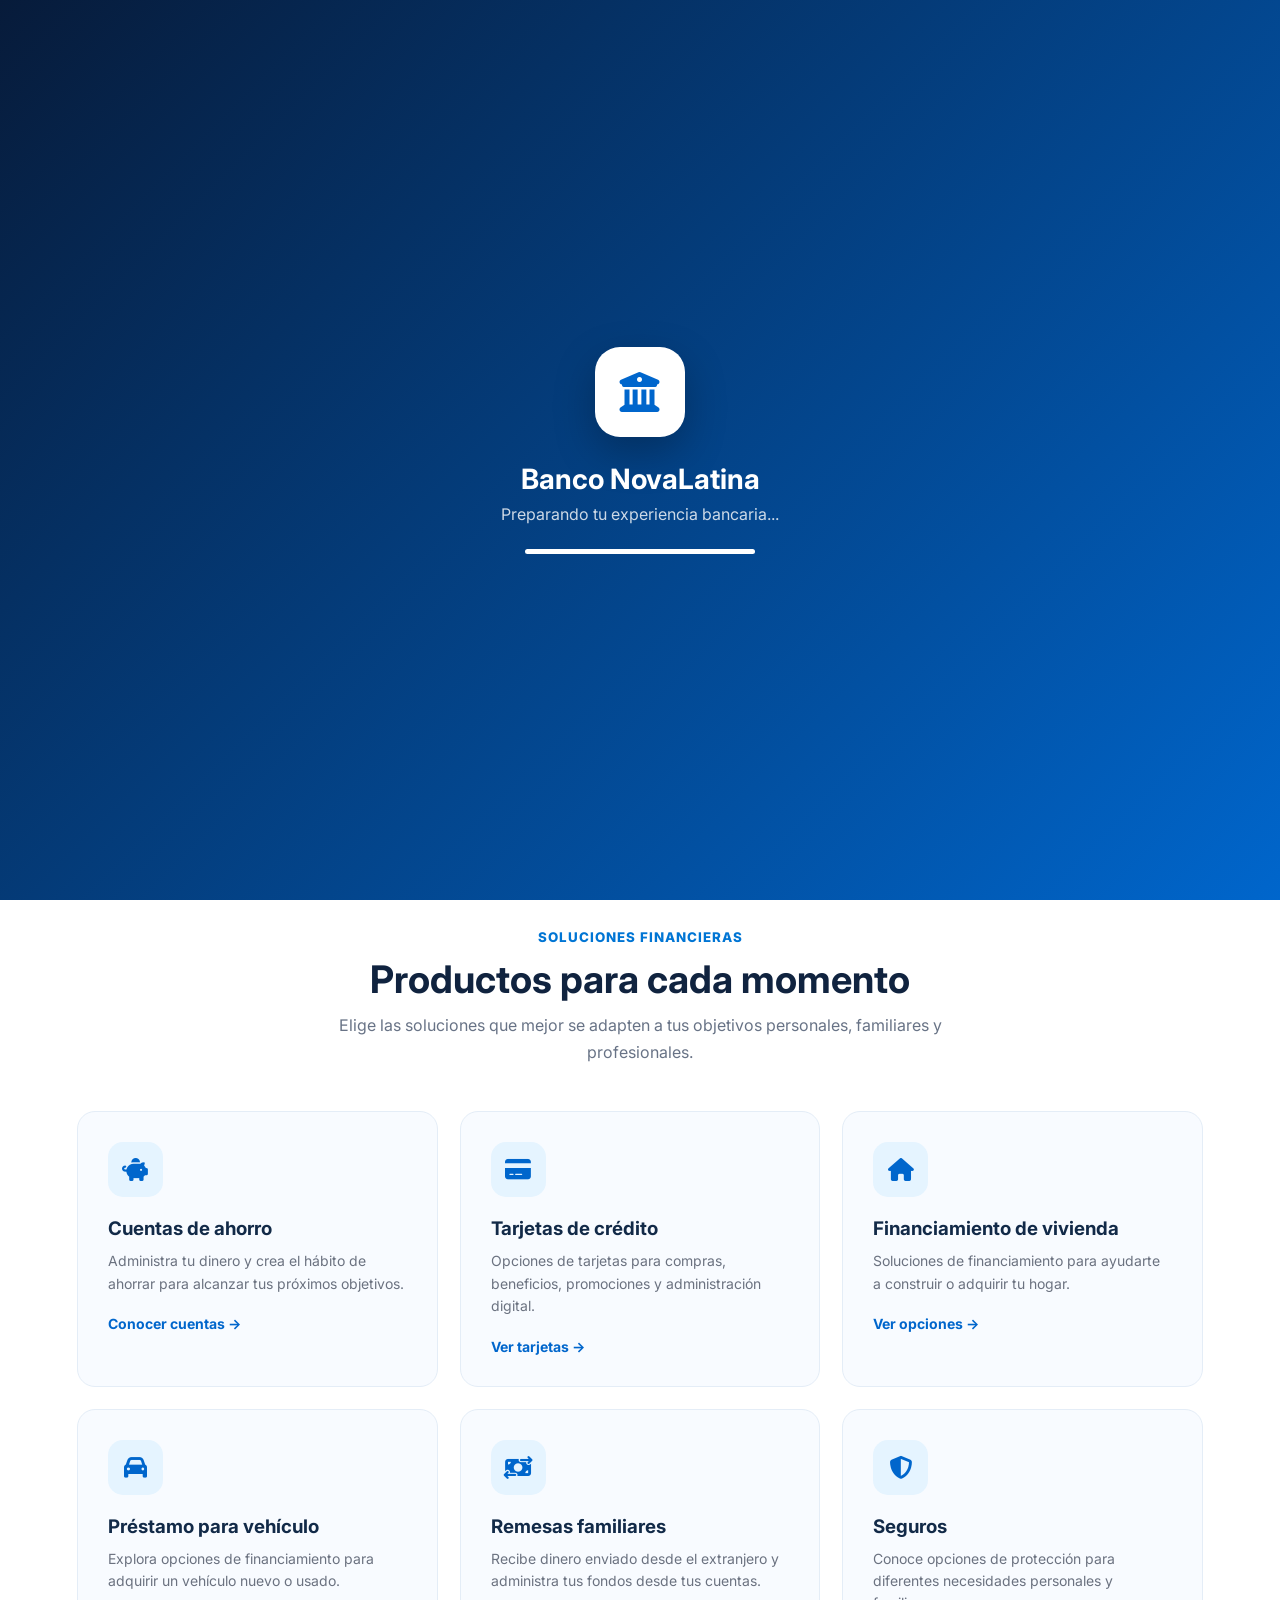
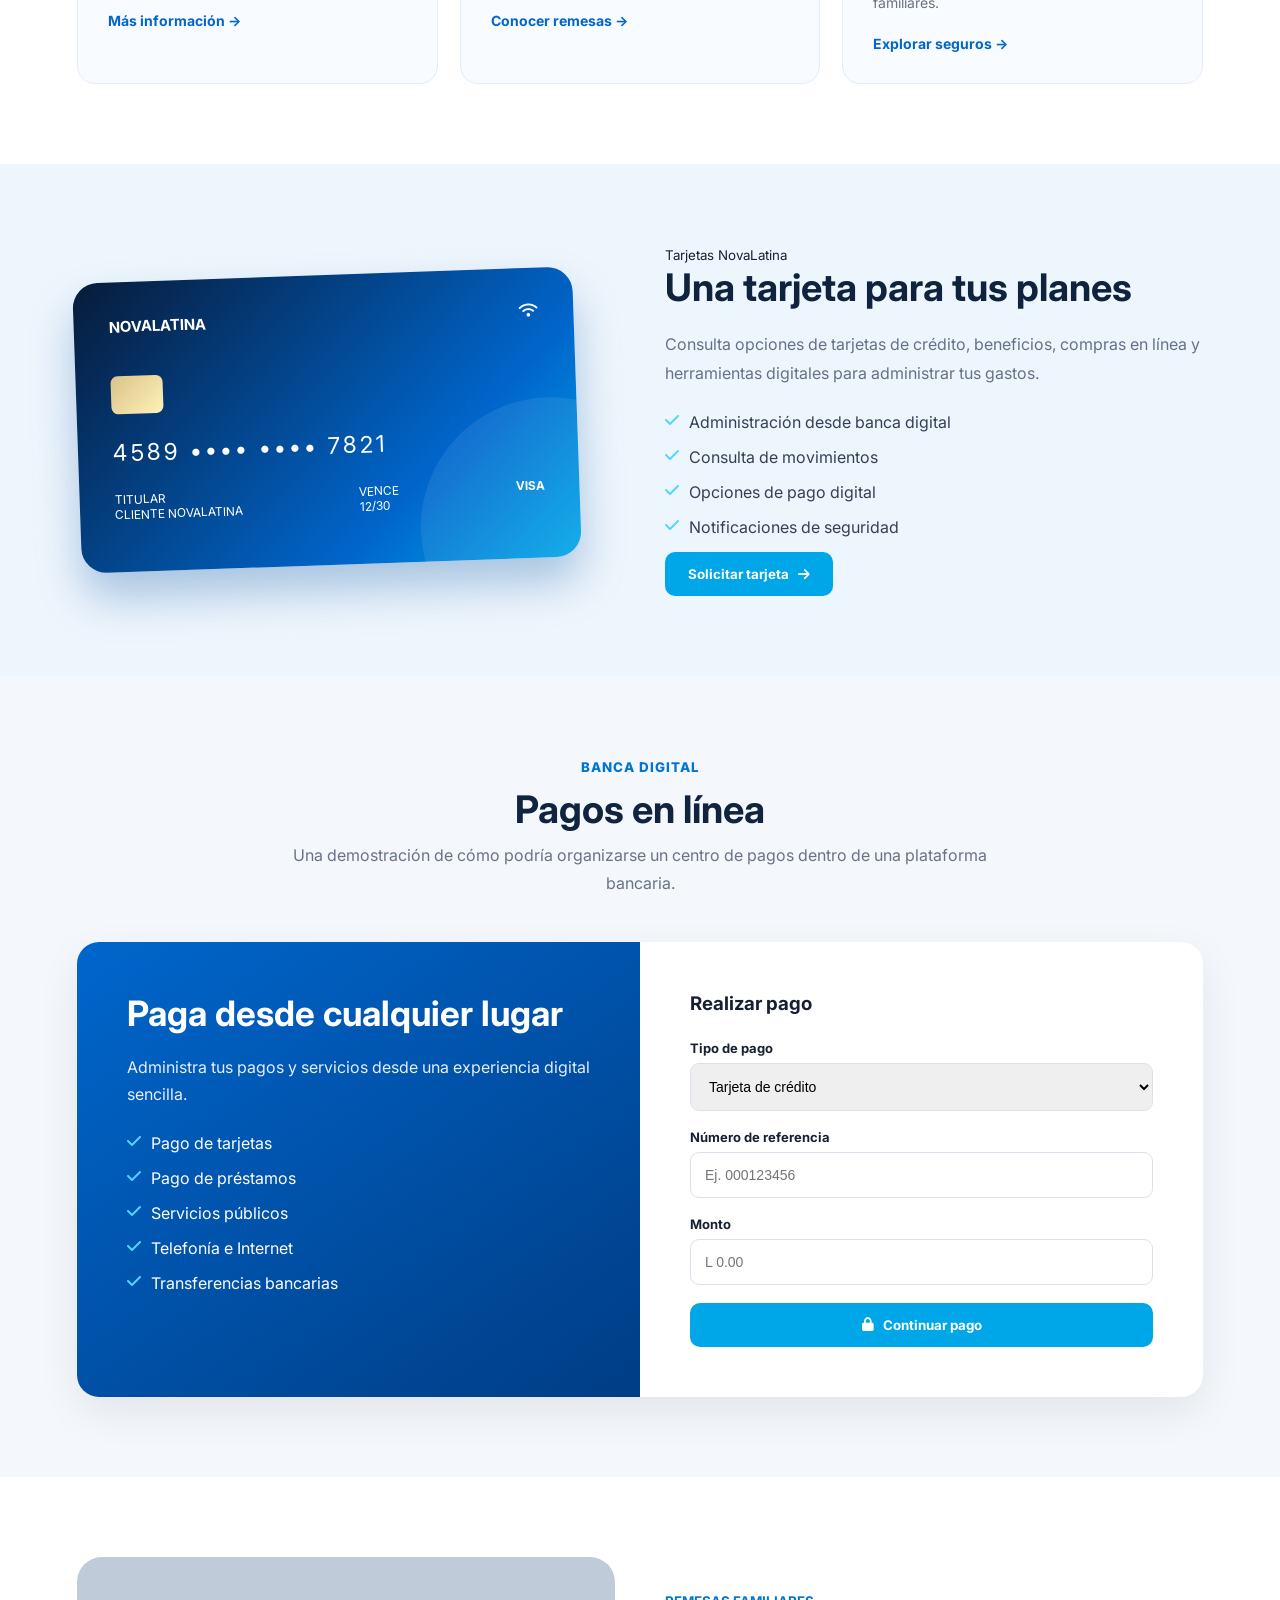
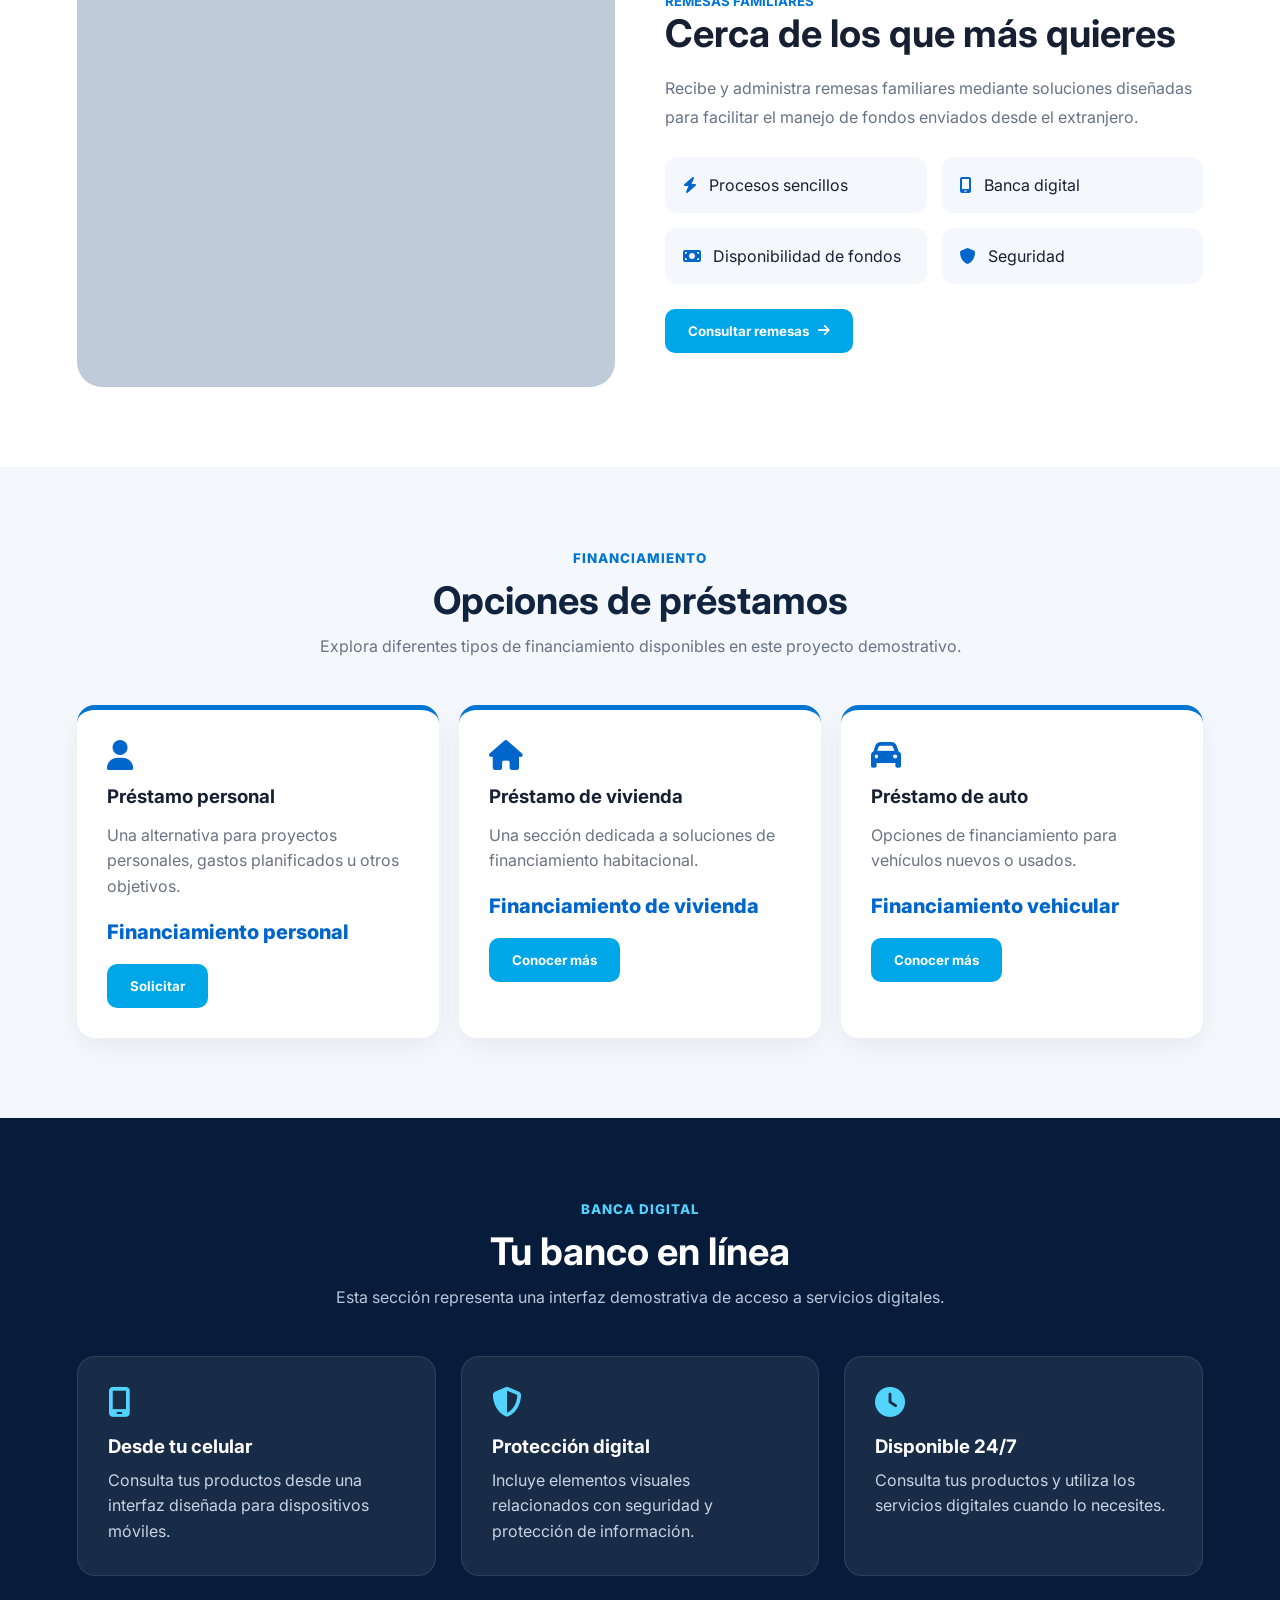
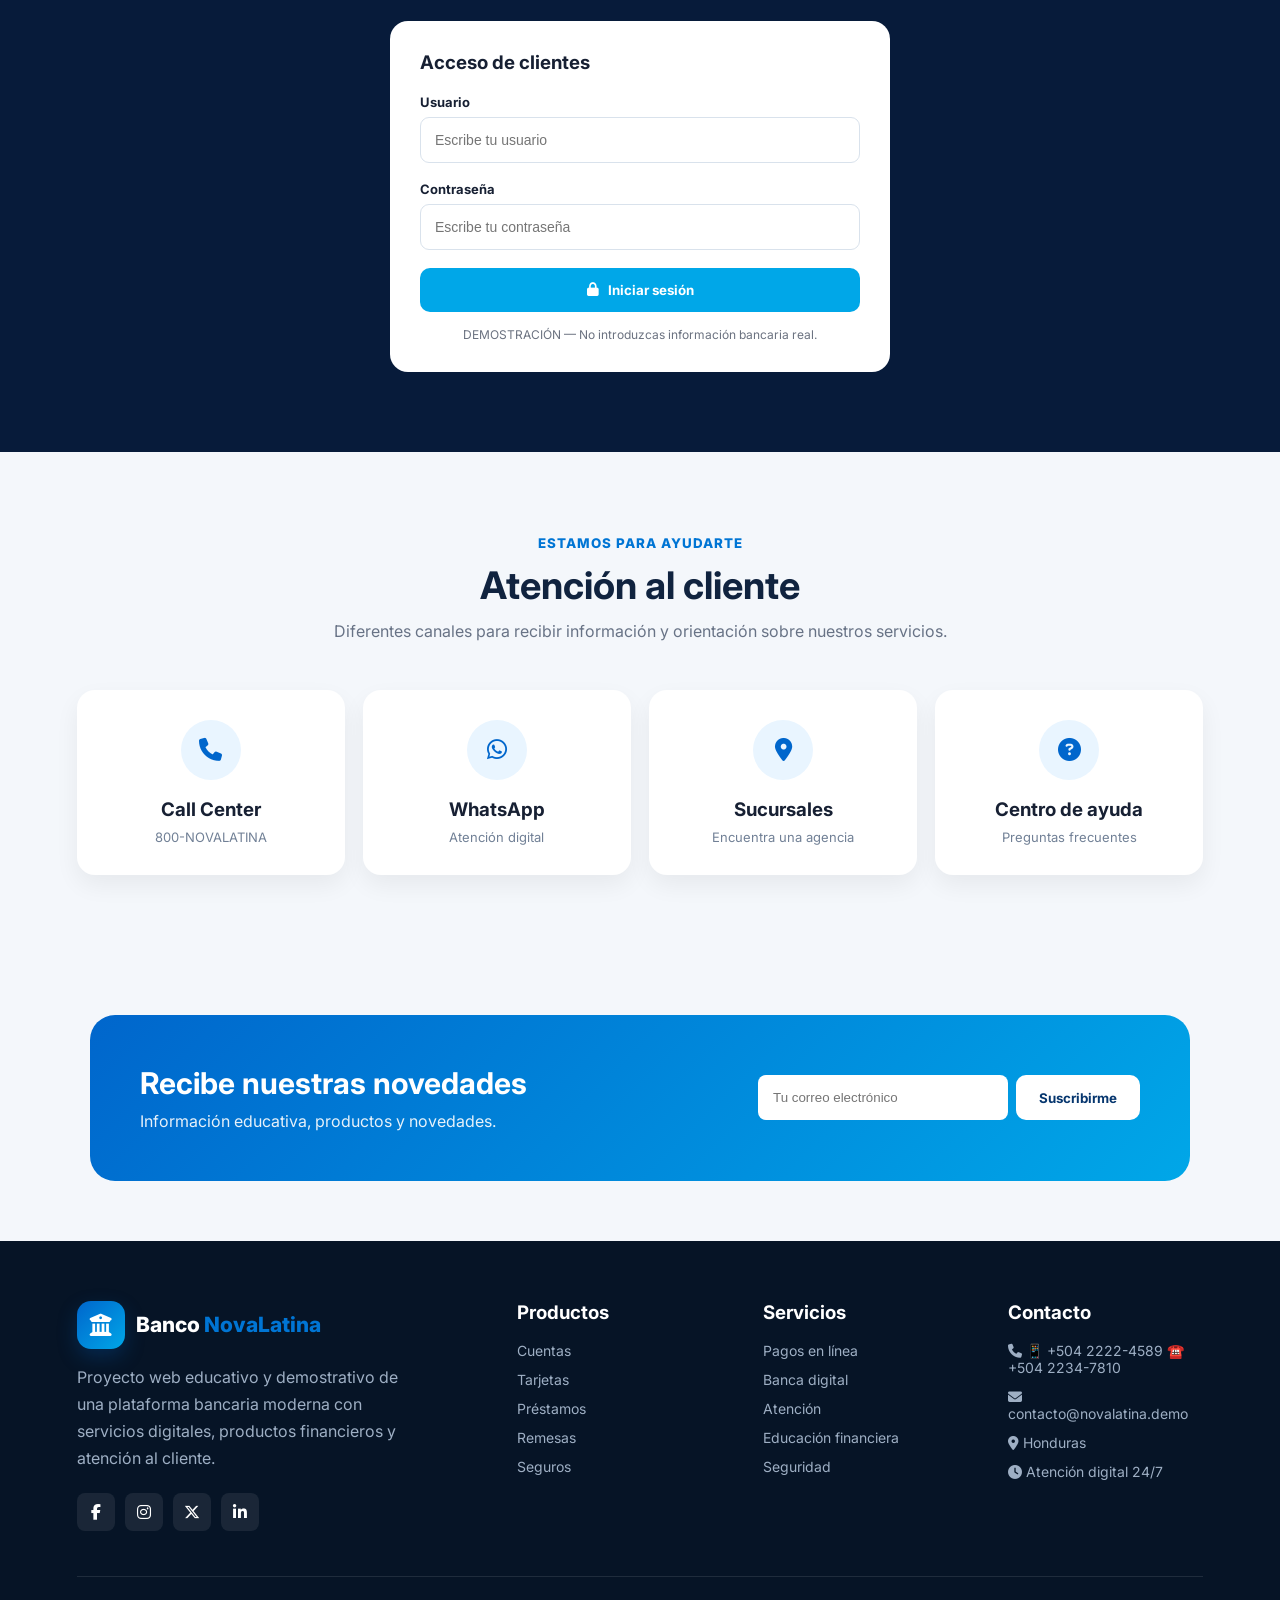
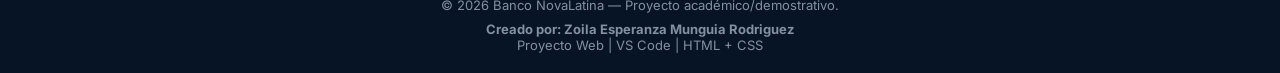
<file: Banco-NovaLatina/index.html>
<!DOCTYPE html>
<html lang="es">
<head>
    <meta charset="UTF-8">
    <meta name="viewport" content="width=device-width, initial-scale=1.0">
    <link rel="stylesheet" href="style.css">
    <title>Banco NovaLatina | Tu banco, siempre contigo</title>

    <!-- Google Fonts -->
    <link rel="preconnect" href="https://fonts.googleapis.com">
    <link rel="preconnect" href="https://fonts.gstatic.com" crossorigin>
    <link href="https://fonts.googleapis.com/css2?family=Inter:wght@400;500;600;700;800&display=swap" rel="stylesheet">

    <!-- ICONOS -->
    <link rel="stylesheet"
    href="https://cdnjs.cloudflare.com/ajax/libs/font-awesome/6.5.2/css/all.min.css">

</head>

<body>

<!-- =====================================================
    PANTALLA DE CARGA
===================================================== -->

<div id="loader">

    <div class="loader-content">

        <div class="loader-logo">
            <i class="fa-solid fa-building-columns"></i>
        </div>

        <h1>Banco NovaLatina</h1>

        <p>Preparando tu experiencia bancaria...</p>

        <div class="loader-bar">
            <div class="loader-progress"></div>
        </div>

    </div>

</div>


<!-- =====================================================
    BARRA SUPERIOR
===================================================== -->

<div class="topbar">

    <div>
        <i class="fa-solid fa-shield-halved"></i>
        Banco NovaLatina | Banca segura
    </div>

    <div class="topbar-right">

        <span>
            <i class="fa-solid fa-phone"></i>
            800-NOVALATINA
        </span>

        <span>
            <i class="fa-solid fa-location-dot"></i>
            Sucursales
        </span>

        <span>
            <i class="fa-solid fa-globe"></i>
            Español
        </span>

    </div>

</div>


<!-- =====================================================
    NAVBAR
===================================================== -->

<header>

    <nav class="navbar">

        <a href="#inicio" class="logo">

            <div class="logo-icon">
                <i class="fa-solid fa-building-columns"></i>
            </div>

            <div>
                Banco
                <span>NovaLatina</span>
            </div>

        </a>


        <ul class="nav-menu">

            <li>
                <a href="#inicio">Inicio</a>
            </li>


            <!-- PRODUCTOS -->

            <li class="dropdown">

                <a href="#productos">
                    Productos
                    <i class="fa-solid fa-chevron-down"></i>
                </a>

                <div class="dropdown-menu">

                    <a href="#productos">
                        <i class="fa-solid fa-piggy-bank"></i>
                        Cuentas de ahorro
                    </a>

                    <a href="#tarjetas">
                        <i class="fa-solid fa-credit-card"></i>
                        Tarjetas de crédito
                    </a>

                    <a href="#prestamos">
                        <i class="fa-solid fa-hand-holding-dollar"></i>
                        Préstamos
                    </a>

                    <a href="#remesas">
                        <i class="fa-solid fa-money-bill-transfer"></i>
                        Remesas
                    </a>

                    <a href="#productos">
                        <i class="fa-solid fa-shield-halved"></i>
                        Seguros
                    </a>

                </div>

            </li>


            <!-- PAGOS -->

            <li class="dropdown">

                <a href="#pagos">
                    Pagos
                    <i class="fa-solid fa-chevron-down"></i>
                </a>

                <div class="dropdown-menu">

                    <a href="#pagos">
                        <i class="fa-solid fa-mobile-screen-button"></i>
                        Pagos en línea
                    </a>

                    <a href="#pagos">
                        <i class="fa-solid fa-lightbulb"></i>
                        Pago de servicios
                    </a>

                    <a href="#pagos">
                        <i class="fa-solid fa-wifi"></i>
                        Telefonía e Internet
                    </a>

                    <a href="#pagos">
                        <i class="fa-solid fa-file-invoice"></i>
                        Facturas
                    </a>

                    <a href="#pagos">
                        <i class="fa-solid fa-money-bill"></i>
                        Transferencias
                    </a>

                </div>

            </li>


            <!-- TARJETAS -->

            <li>
                <a href="#tarjetas">
                    Tarjetas
                </a>
            </li>


            <!-- PRÉSTAMOS -->

            <li>
                <a href="#prestamos">
                    Préstamos
                </a>
            </li>


            <!-- REMESAS -->

            <li>
                <a href="#remesas">
                    Remesas
                </a>
            </li>


            <!-- ATENCIÓN -->

            <li>
                <a href="#contacto">
                    Atención
                </a>
            </li>


            <li>
                <a href="#banca" class="login-button">
                    <i class="fa-solid fa-lock"></i>
                    Banca en línea
                </a>
            </li>

        </ul>

    </nav>

</header>


<!-- =====================================================
    HERO
===================================================== -->

<section class="hero" id="inicio">

    <div class="hero-content">

        <div class="hero-text">

            <div class="hero-label">
                <i class="fa-solid fa-star"></i>
                Una nueva forma de hacer banca
            </div>

            <h1>
                Tu dinero.
                <br>
                Tus metas.
                <br>
                <span>Tu futuro.</span>
            </h1>

            <p>
                Soluciones financieras modernas para acompañarte
                en cada etapa de tu vida. Administra tus cuentas,
                realiza pagos y descubre productos diseñados para ti.
            </p>

            <div class="hero-buttons">

                <a href="#productos" class="btn btn-primary">
                    Conocer productos
                    <i class="fa-solid fa-arrow-right"></i>
                </a>

                <a href="#banca" class="btn btn-light">
                    <i class="fa-solid fa-lock"></i>
                    Entrar a banca
                </a>

            </div>

        </div>

    </div>

</section>


<!-- =====================================================
    ACCESOS RÁPIDOS
===================================================== -->

<div class="quick-actions">

    <a href="#pagos" class="quick-card">

        <i class="fa-solid fa-money-bill-transfer"></i>

        <h3>Transferir dinero</h3>

        <p>Realiza transferencias fácilmente</p>

    </a>


    <a href="#pagos" class="quick-card">

        <i class="fa-solid fa-receipt"></i>

        <h3>Pagar servicios</h3>

        <p>Electricidad, teléfono y más</p>

    </a>


    <a href="#tarjetas" class="quick-card">

        <i class="fa-solid fa-credit-card"></i>

        <h3>Mis tarjetas</h3>

        <p>Consulta tus tarjetas</p>

    </a>


    <a href="#contacto" class="quick-card">

        <i class="fa-solid fa-headset"></i>

        <h3>Atención al cliente</h3>

        <p>Estamos aquí para ayudarte</p>

    </a>

</div>


<!-- =====================================================
    PRODUCTOS
===================================================== -->

<section class="section products" id="productos">

    <div class="section-title">

        <small>Soluciones financieras</small>

        <h2>Productos para cada momento</h2>

        <p>
            Elige las soluciones que mejor se adapten a tus
            objetivos personales, familiares y profesionales.
        </p>

    </div>


    <div class="product-grid">

        <div class="product-card">

            <div class="product-icon">
                <i class="fa-solid fa-piggy-bank"></i>
            </div>

            <h3>Cuentas de ahorro</h3>

            <p>
                Administra tu dinero y crea el hábito de ahorrar
                para alcanzar tus próximos objetivos.
            </p>

            <a href="#" class="product-link">
                Conocer cuentas →
            </a>

        </div>


        <div class="product-card">

            <div class="product-icon">
                <i class="fa-solid fa-credit-card"></i>
            </div>

            <h3>Tarjetas de crédito</h3>

            <p>
                Opciones de tarjetas para compras, beneficios,
                promociones y administración digital.
            </p>

            <a href="#tarjetas" class="product-link">
                Ver tarjetas →
            </a>

        </div>


        <div class="product-card">

            <div class="product-icon">
                <i class="fa-solid fa-house"></i>
            </div>

            <h3>Financiamiento de vivienda</h3>

            <p>
                Soluciones de financiamiento para ayudarte
                a construir o adquirir tu hogar.
            </p>

            <a href="#prestamos" class="product-link">
                Ver opciones →
            </a>

        </div>


        <div class="product-card">

            <div class="product-icon">
                <i class="fa-solid fa-car"></i>
            </div>

            <h3>Préstamo para vehículo</h3>

            <p>
                Explora opciones de financiamiento para adquirir
                un vehículo nuevo o usado.
            </p>

            <a href="#prestamos" class="product-link">
                Más información →
            </a>

        </div>


        <div class="product-card">

            <div class="product-icon">
                <i class="fa-solid fa-money-bill-transfer"></i>
            </div>

            <h3>Remesas familiares</h3>

            <p>
                Recibe dinero enviado desde el extranjero y
                administra tus fondos desde tus cuentas.
            </p>

            <a href="#remesas" class="product-link">
                Conocer remesas →
            </a>

        </div>


        <div class="product-card">

            <div class="product-icon">
                <i class="fa-solid fa-shield-halved"></i>
            </div>

            <h3>Seguros</h3>

            <p>
                Conoce opciones de protección para diferentes
                necesidades personales y familiares.
            </p>

            <a href="#" class="product-link">
                Explorar seguros →
            </a>

        </div>

    </div>

</section>


<!-- =====================================================
    TARJETAS
===================================================== -->

<section class="section cards-section" id="tarjetas">

    <div class="cards-container">

        <div>

            <div class="credit-card">

                <div class="card-top">

                    <strong>
                        NOVALATINA
                    </strong>

                    <i class="fa-solid fa-wifi"></i>

                </div>

                <div class="chip"></div>

                <div class="card-number">
                    4589  ••••  ••••  7821
                </div>

                <div class="card-bottom">

                    <div>
                        TITULAR
                        <br>
                        CLIENTE NOVALATINA
                    </div>

                    <div>
                        VENCE
                        <br>
                        12/30
                    </div>

                    <strong>VISA</strong>

                </div>

            </div>

        </div>


        <div class="cards-info">

            <small>Tarjetas NovaLatina</small>

            <h2>
                Una tarjeta para tus planes
            </h2>

            <p>
                Consulta opciones de tarjetas de crédito,
                beneficios, compras en línea y herramientas
                digitales para administrar tus gastos.
            </p>

            <ul class="payment-list" style="color:#344054">

                <li>
                    <i class="fa-solid fa-check"></i>
                    Administración desde banca digital
                </li>

                <li>
                    <i class="fa-solid fa-check"></i>
                    Consulta de movimientos
                </li>

                <li>
                    <i class="fa-solid fa-check"></i>
                    Opciones de pago digital
                </li>

                <li>
                    <i class="fa-solid fa-check"></i>
                    Notificaciones de seguridad
                </li>

            </ul>

            <button class="btn btn-primary"
                    onclick="mostrarMensaje('Solicitud de tarjeta iniciada')">

                Solicitar tarjeta

                <i class="fa-solid fa-arrow-right"></i>

            </button>

        </div>

    </div>

</section>


<!-- =====================================================
    PAGOS EN LÍNEA
===================================================== -->

<section class="section" id="pagos">

    <div class="section-title">

        <small>Banca digital</small>

        <h2>Pagos en línea</h2>

        <p>
            Una demostración de cómo podría organizarse
            un centro de pagos dentro de una plataforma bancaria.
        </p>

    </div>


    <div class="payment-box">

        <div class="payment-info">

            <h2>
                Paga desde cualquier lugar
            </h2>

            <p>
                Administra tus pagos y servicios desde una
                experiencia digital sencilla.
            </p>

            <ul class="payment-list">

                <li>
                    <i class="fa-solid fa-check"></i>
                    Pago de tarjetas
                </li>

                <li>
                    <i class="fa-solid fa-check"></i>
                    Pago de préstamos
                </li>

                <li>
                    <i class="fa-solid fa-check"></i>
                    Servicios públicos
                </li>

                <li>
                    <i class="fa-solid fa-check"></i>
                    Telefonía e Internet
                </li>

                <li>
                    <i class="fa-solid fa-check"></i>
                    Transferencias bancarias
                </li>

            </ul>

        </div>


        <div class="payment-form">

            <h3 style="margin-bottom:25px;">
                Realizar pago
            </h3>

            <div class="form-group">

                <label>
                    Tipo de pago
                </label>

                <select id="tipoPago">

                    <option>Tarjeta de crédito</option>

                    <option>Préstamo</option>

                    <option>Electricidad</option>

                    <option>Internet</option>

                    <option>Telefonía</option>

                    <option>Otro servicio</option>

                </select>

            </div>


            <div class="form-group">

                <label>
                    Número de referencia
                </label>

                <input
                    type="text"
                    placeholder="Ej. 000123456"
                >

            </div>


            <div class="form-group">

                <label>
                    Monto
                </label>

                <input
                    type="number"
                    placeholder="L 0.00"
                >

            </div>


            <button
                class="btn btn-primary"
                style="width:100%; justify-content:center;"
                onclick="procesarPago()">

                <i class="fa-solid fa-lock"></i>

                Continuar pago

            </button>

        </div>

    </div>

</section>


<!-- =====================================================
    REMESAS
===================================================== -->

<section class="section remesas" id="remesas">

    <div class="remesa-content">

        <div class="remesa-image"></div>


        <div class="remesa-text">

            <small style="color:#0075d4;font-weight:bold;">
                REMESAS FAMILIARES
            </small>

            <h2>
                Cerca de los que más quieres
            </h2>

            <p>
                Recibe y administra remesas familiares mediante
                soluciones diseñadas para facilitar el manejo
                de fondos enviados desde el extranjero.
            </p>


            <div class="remesa-features">

                <div class="feature">
                    <i class="fa-solid fa-bolt"></i>
                    Procesos sencillos
                </div>

                <div class="feature">
                    <i class="fa-solid fa-mobile-screen"></i>
                    Banca digital
                </div>

                <div class="feature">
                    <i class="fa-solid fa-money-bill"></i>
                    Disponibilidad de fondos
                </div>

                <div class="feature">
                    <i class="fa-solid fa-shield"></i>
                    Seguridad
                </div>

            </div>


            <button class="btn btn-primary"
                    onclick="mostrarMensaje('Consulta de remesas iniciada')">

                Consultar remesas

                <i class="fa-solid fa-arrow-right"></i>

            </button>

        </div>

    </div>

</section>


<!-- =====================================================
    PRÉSTAMOS
===================================================== -->

<section class="section loans" id="prestamos">

    <div class="section-title">

        <small>Financiamiento</small>

        <h2>Opciones de préstamos</h2>

        <p>
            Explora diferentes tipos de financiamiento
            disponibles en este proyecto demostrativo.
        </p>

    </div>


    <div class="loan-grid">

        <div class="loan-card">

            <i class="fa-solid fa-user"
               style="font-size:30px;color:#0066cc;"></i>

            <h3>Préstamo personal</h3>

            <p>
                Una alternativa para proyectos personales,
                gastos planificados u otros objetivos.
            </p>

            <div class="loan-amount">
                Financiamiento personal
            </div>

            <br>

            <button class="btn btn-primary"
                    onclick="mostrarMensaje('Solicitud de préstamo personal')">

                Solicitar

            </button>

        </div>


        <div class="loan-card">

            <i class="fa-solid fa-house"
            style="font-size:30px;color:#0066cc;"></i>

            <h3>Préstamo de vivienda</h3>

            <p>
                Una sección dedicada a soluciones de
                financiamiento habitacional.
            </p>

            <div class="loan-amount">
                Financiamiento de vivienda
            </div>

            <br>

            <button class="btn btn-primary"
                    onclick="mostrarMensaje('Consulta de préstamo de vivienda')">

                Conocer más

            </button>

        </div>


        <div class="loan-card">

            <i class="fa-solid fa-car"
            style="font-size:30px;color:#0066cc;"></i>

            <h3>Préstamo de auto</h3>

            <p>
                Opciones de financiamiento para vehículos
                nuevos o usados.
            </p>

            <div class="loan-amount">
                Financiamiento vehicular
            </div>

            <br>

            <button class="btn btn-primary"
                    onclick="mostrarMensaje('Consulta de préstamo de auto')">

                Conocer más

            </button>

        </div>

    </div>

</section>


<!-- =====================================================
    BANCA DIGITAL
===================================================== -->

<section class="section security" id="banca">

    <div class="section-title">

        <small style="color:#51d3ff;">
            Banca digital
        </small>

        <h2 style="color:white;">
            Tu banco en línea
        </h2>

        <p style="color:#b7c6d9;">
            Esta sección representa una interfaz demostrativa
            de acceso a servicios digitales.
        </p>

    </div>


    <div class="security-grid">

        <div class="security-card">

            <i class="fa-solid fa-mobile-screen"></i>

            <h3>Desde tu celular</h3>

            <p>
                Consulta tus productos desde una interfaz
                diseñada para dispositivos móviles.
            </p>

        </div>


        <div class="security-card">

            <i class="fa-solid fa-shield-halved"></i>

            <h3>Protección digital</h3>

            <p>
                Incluye elementos visuales relacionados con
                seguridad y protección de información.
            </p>

        </div>


        <div class="security-card">

            <i class="fa-solid fa-clock"></i>

            <h3>Disponible 24/7</h3>

            <p>
                Consulta tus productos y utiliza los servicios
                digitales cuando lo necesites.
            </p>

        </div>

    </div>


    <div style="
        max-width:500px;
        margin:45px auto 0;
        background:white;
        padding:30px;
        border-radius:18px;
        color:#172033;
    ">

        <h3 style="margin-bottom:20px;">
            Acceso de clientes
        </h3>

        <div class="form-group">

            <label>Usuario</label>

            <input
                type="text"
                id="usuario"
                placeholder="Escribe tu usuario"
            >

        </div>


        <div class="form-group">

            <label>Contraseña</label>

            <input
                type="password"
                id="password"
                placeholder="Escribe tu contraseña"
            >

        </div>


        <button
            class="btn btn-primary"
            style="width:100%;justify-content:center;"
            onclick="iniciarSesion()">

            <i class="fa-solid fa-lock"></i>

            Iniciar sesión

        </button>

        <p style="
            text-align:center;
            margin-top:15px;
            font-size:12px;
            color:#6b7280;
        ">
            DEMOSTRACIÓN — No introduzcas información bancaria real.
        </p>

    </div>

</section>


<!-- =====================================================
    ATENCIÓN AL CLIENTE
===================================================== -->

<section class="section" id="contacto">

    <div class="section-title">

        <small>Estamos para ayudarte</small>

        <h2>Atención al cliente</h2>

        <p>
            Diferentes canales para recibir información
            y orientación sobre nuestros servicios.
        </p>

    </div>


    <div class="contact-grid">

        <div class="contact-card">

            <i class="fa-solid fa-phone"></i>

            <h3>Call Center</h3>

            <p>
                800-NOVALATINA
            </p>

        </div>


        <div class="contact-card">

            <i class="fa-brands fa-whatsapp"></i>

            <h3>WhatsApp</h3>

            <p>
                Atención digital
            </p>

        </div>


        <div class="contact-card">

            <i class="fa-solid fa-location-dot"></i>

            <h3>Sucursales</h3>

            <p>
                Encuentra una agencia
            </p>

        </div>


        <div class="contact-card">

            <i class="fa-solid fa-circle-question"></i>

            <h3>Centro de ayuda</h3>

            <p>
                Preguntas frecuentes
            </p>

        </div>

    </div>

</section>


<!-- =====================================================
    NEWSLETTER
===================================================== -->

<div class="newsletter">

    <div>

        <h2>
            Recibe nuestras novedades
        </h2>

        <p>
            Información educativa, productos y novedades.
        </p>

    </div>


    <form class="newsletter-form"
        onsubmit="suscribirse(event)">

        <input
            type="email"
            id="email"
            placeholder="Tu correo electrónico"
            required
        >

        <button class="btn btn-light">
            Suscribirme
        </button>

    </form>

</div>


<!-- =====================================================
    FOOTER
===================================================== -->

<footer>

    <div class="footer-grid">


        <div class="footer-brand">

            <a href="#inicio" class="logo" style="color:white;">

                <div class="logo-icon">
                    <i class="fa-solid fa-building-columns"></i>
                </div>

                <div>
                    Banco
                    <span>NovaLatina</span>
                </div>

            </a>


            <p>
                Proyecto web educativo y demostrativo de una
                plataforma bancaria moderna con servicios
                digitales, productos financieros y atención
                al cliente.
            </p>


            <div class="socials">

                <a href="#">
                    <i class="fa-brands fa-facebook-f"></i>
                </a>

                <a href="#">
                    <i class="fa-brands fa-instagram"></i>
                </a>

                <a href="#">
                    <i class="fa-brands fa-x-twitter"></i>
                </a>

                <a href="#">
                    <i class="fa-brands fa-linkedin-in"></i>
                </a>

            </div>

        </div>


        <div>

            <h3>Productos</h3>

            <ul>

                <li>
                    <a href="#productos">
                        Cuentas
                    </a>
                </li>

                <li>
                    <a href="#tarjetas">
                        Tarjetas
                    </a>
                </li>

                <li>
                    <a href="#prestamos">
                        Préstamos
                    </a>
                </li>

                <li>
                    <a href="#remesas">
                        Remesas
                    </a>
                </li>

                <li>
                    <a href="#">
                        Seguros
                    </a>
                </li>

            </ul>

        </div>


        <div>

            <h3>Servicios</h3>

            <ul>

                <li>
                    <a href="#pagos">
                        Pagos en línea
                    </a>
                </li>

                <li>
                    <a href="#banca">
                        Banca digital
                    </a>
                </li>

                <li>
                    <a href="#contacto">
                        Atención
                    </a>
                </li>

                <li>
                    <a href="#">
                        Educación financiera
                    </a>
                </li>

                <li>
                    <a href="#">
                        Seguridad
                    </a>
                </li>

            </ul>

        </div>


        <div>

            <h3>Contacto</h3>

            <ul>

                <li>
                    <i class="fa-solid fa-phone"></i>
                    📱 +504 2222-4589
                    ☎️ +504 2234-7810
                    
                </li>

                <li>
                    <i class="fa-solid fa-envelope"></i>
                    contacto@novalatina.demo
                </li>

                <li>
                    <i class="fa-solid fa-location-dot"></i>
                    Honduras
                </li>

                <li>
                    <i class="fa-solid fa-clock"></i>
                    Atención digital 24/7
                </li>

            </ul>

        </div>

    </div>


    <div class="copyright">

        <p>
            © 2026 Banco NovaLatina — Proyecto académico/demostrativo.
        </p>

        <p style="margin-top:8px;">

            <strong>
                Creado por: Zoila Esperanza Munguia Rodriguez
            </strong>

            <br>

            Proyecto Web | VS Code | HTML + CSS 

        </p>

    </div>

</footer>


<!-- =====================================================
    BOTÓN VOLVER ARRIBA
===================================================== -->

<button id="topButton"
        onclick="window.scrollTo(0,0)">

    <i class="fa-solid fa-arrow-up"></i>

</button>


<!-- =====================================================
    JAVASCRIPT
===================================================== -->

<script>

    /* =============================================
    PANTALLA DE CARGA
    ============================================= */

    window.addEventListener("load", function() {

        setTimeout(function() {

            document
                .getElementById("loader")
                .classList
                .add("hidden");

        }, 2200);

    });


    /* =============================================
    BOTÓN ARRIBA
    ============================================= */

    window.addEventListener("scroll", function() {

        const button =
            document.getElementById("topButton");

        if (window.scrollY > 400) {

            button.style.display = "block";

        } else {

            button.style.display = "none";

        }

    });


    /* =============================================
    MENSAJES
    ============================================= */

    function mostrarMensaje(mensaje) {

        alert(
            "Banco NovaLatina\n\n" +
            mensaje +
            "\n\nEsta función es demostrativa."
        );

    }


    /* =============================================
    PAGOS
    ============================================= */

    function procesarPago() {

        const tipo =
            document.getElementById("tipoPago").value;

        alert(
            "Pago seleccionado:\n\n" +
            tipo +
            "\n\n" +
            "Esta es una demostración. " +
            "No se realizará ningún pago real."
        );

    }


    /* =============================================
    LOGIN
    ============================================= */

    function iniciarSesion() {

        const usuario =
            document.getElementById("usuario").value;

        const password =
            document.getElementById("password").value;

        if (usuario === "" || password === "") {

            alert(
                "Por favor completa los campos."
            );

            return;

        }

        alert(
            "Demostración de banca digital.\n\n" +
            "No se realizará ninguna conexión bancaria."
        );

    }


    /* =============================================
    NEWSLETTER
    ============================================= */

    function suscribirse(event) {

        event.preventDefault();

        const email =
            document.getElementById("email").value;

        alert(
            "¡Gracias!\n\n" +
            email +
            "\n\n" +
            "Tu suscripción es demostrativa."
        );

        document
            .getElementById("email")
            .value = "";

    }


    /* =============================================
    sANIMACIÓN DE ENTRADA
    ============================================= */

    const observer =
        new IntersectionObserver(
            (entries) => {

                entries.forEach(entry => {

                    if (entry.isIntersecting) {

                        entry.target.style.opacity = "1";
                        entry.target.style.transform = "translateY(0)";

                    }

                });

            },
            {
                threshold: .12
            }
        );


    document
        .querySelectorAll(
            ".product-card, .loan-card, .contact-card, .security-card"
        )
        .forEach(element => {

            element.style.opacity = "0";
            element.style.transform = "translateY(30px)";
            element.style.transition = "opacity .6s ease, transform .6s ease";

            observer.observe(element);

        });

</script>

</body>
</html>
</file>
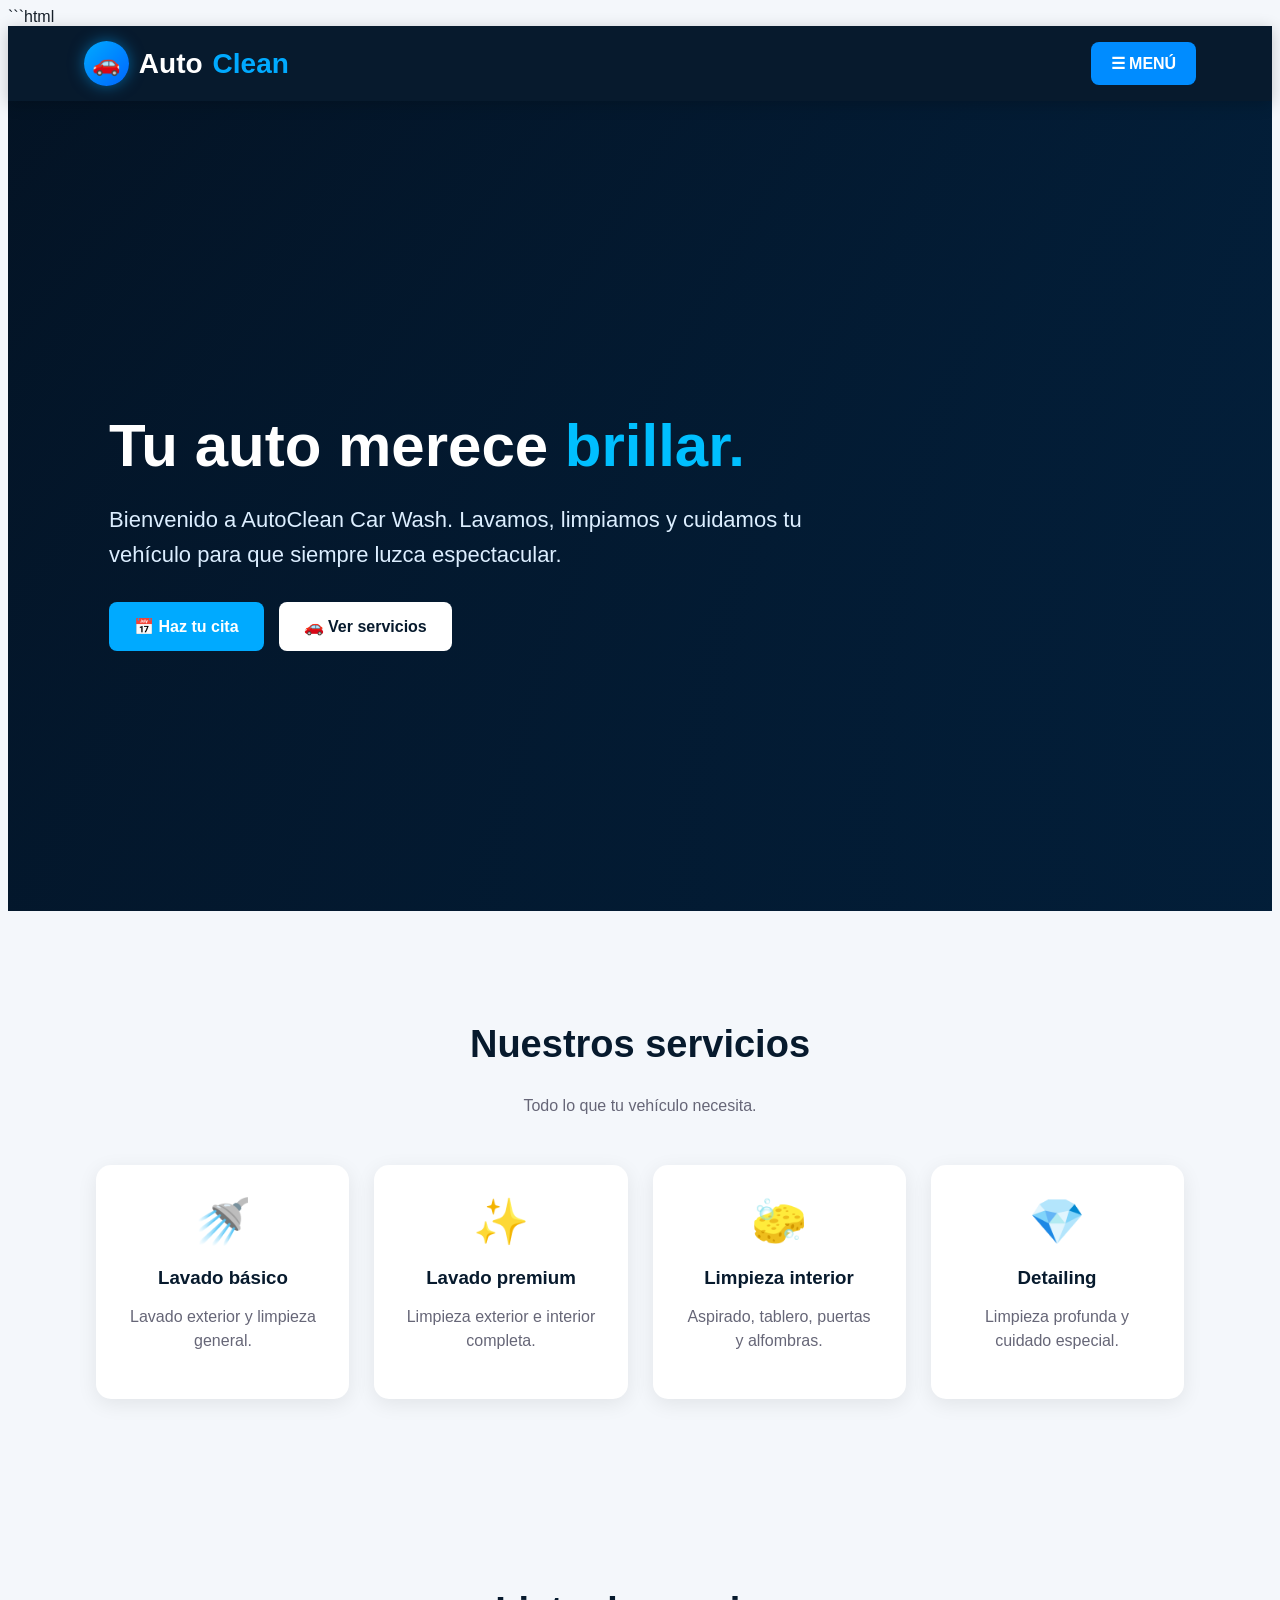
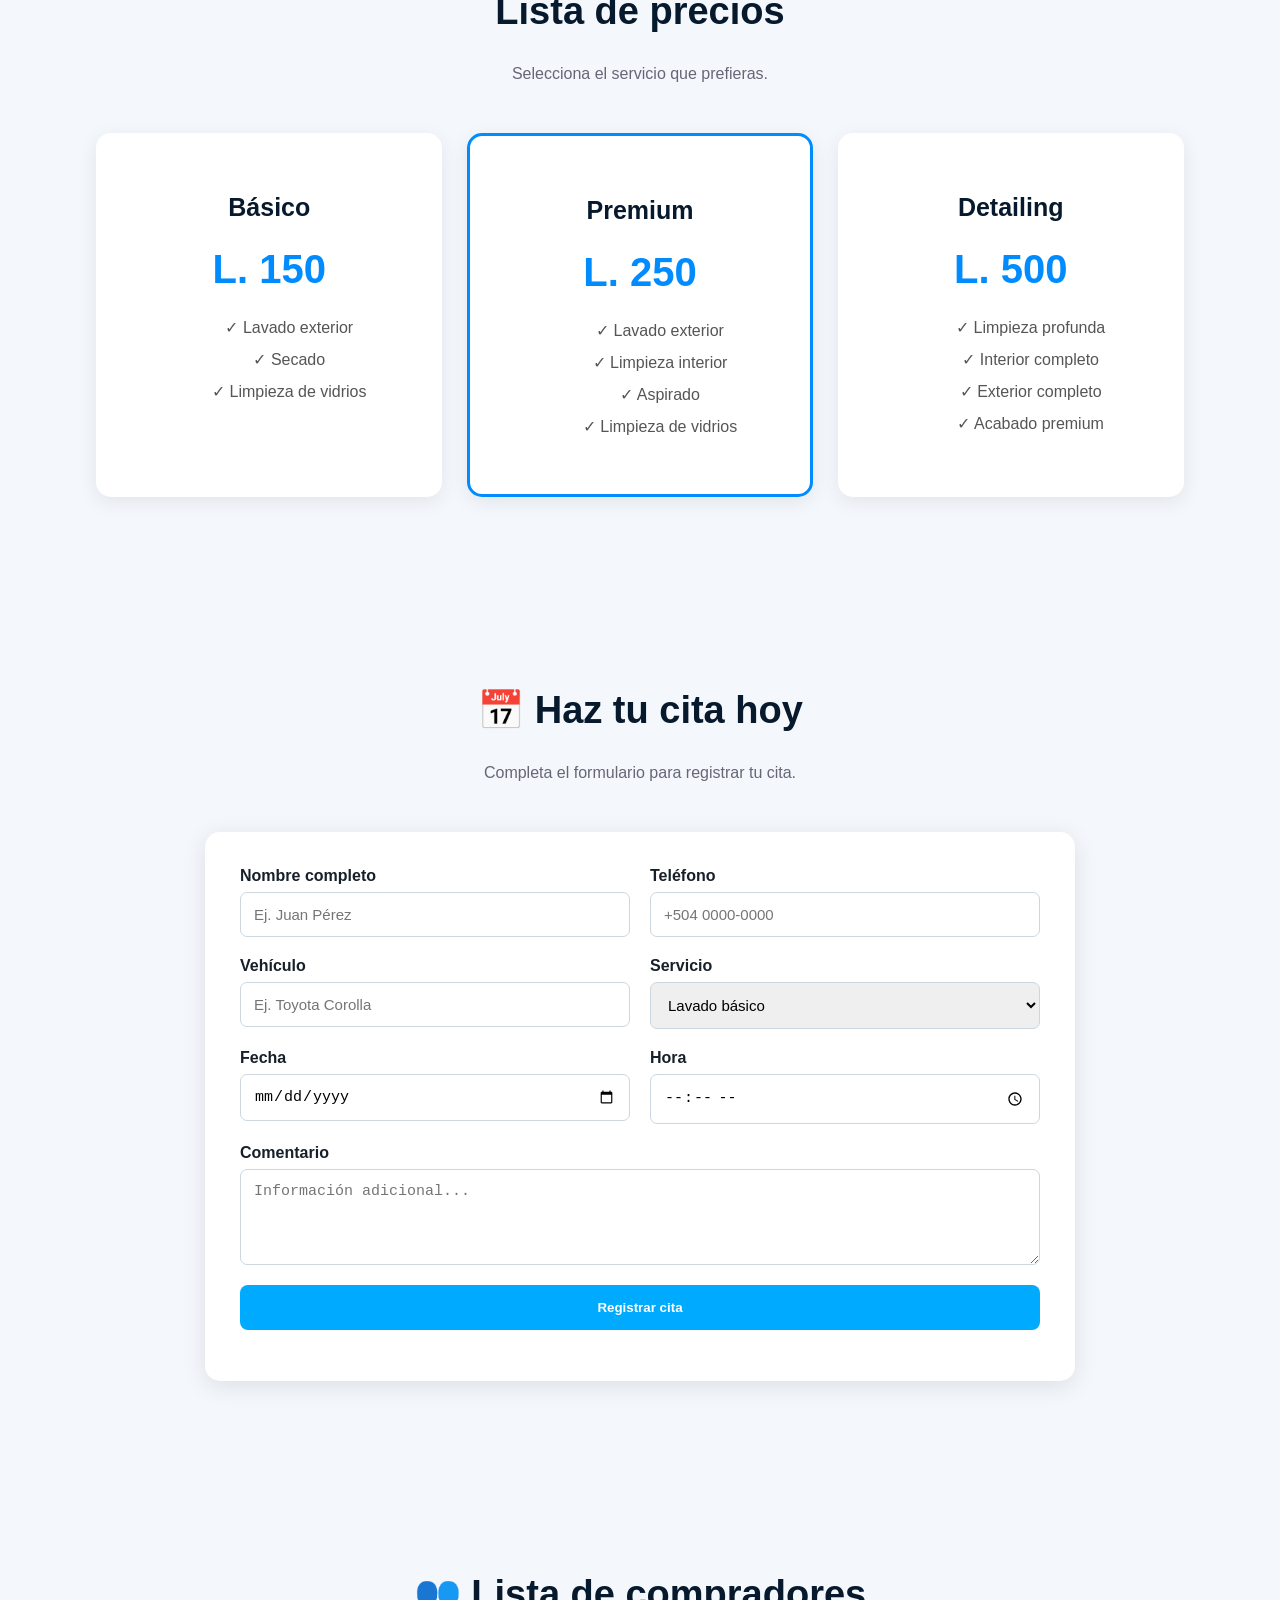
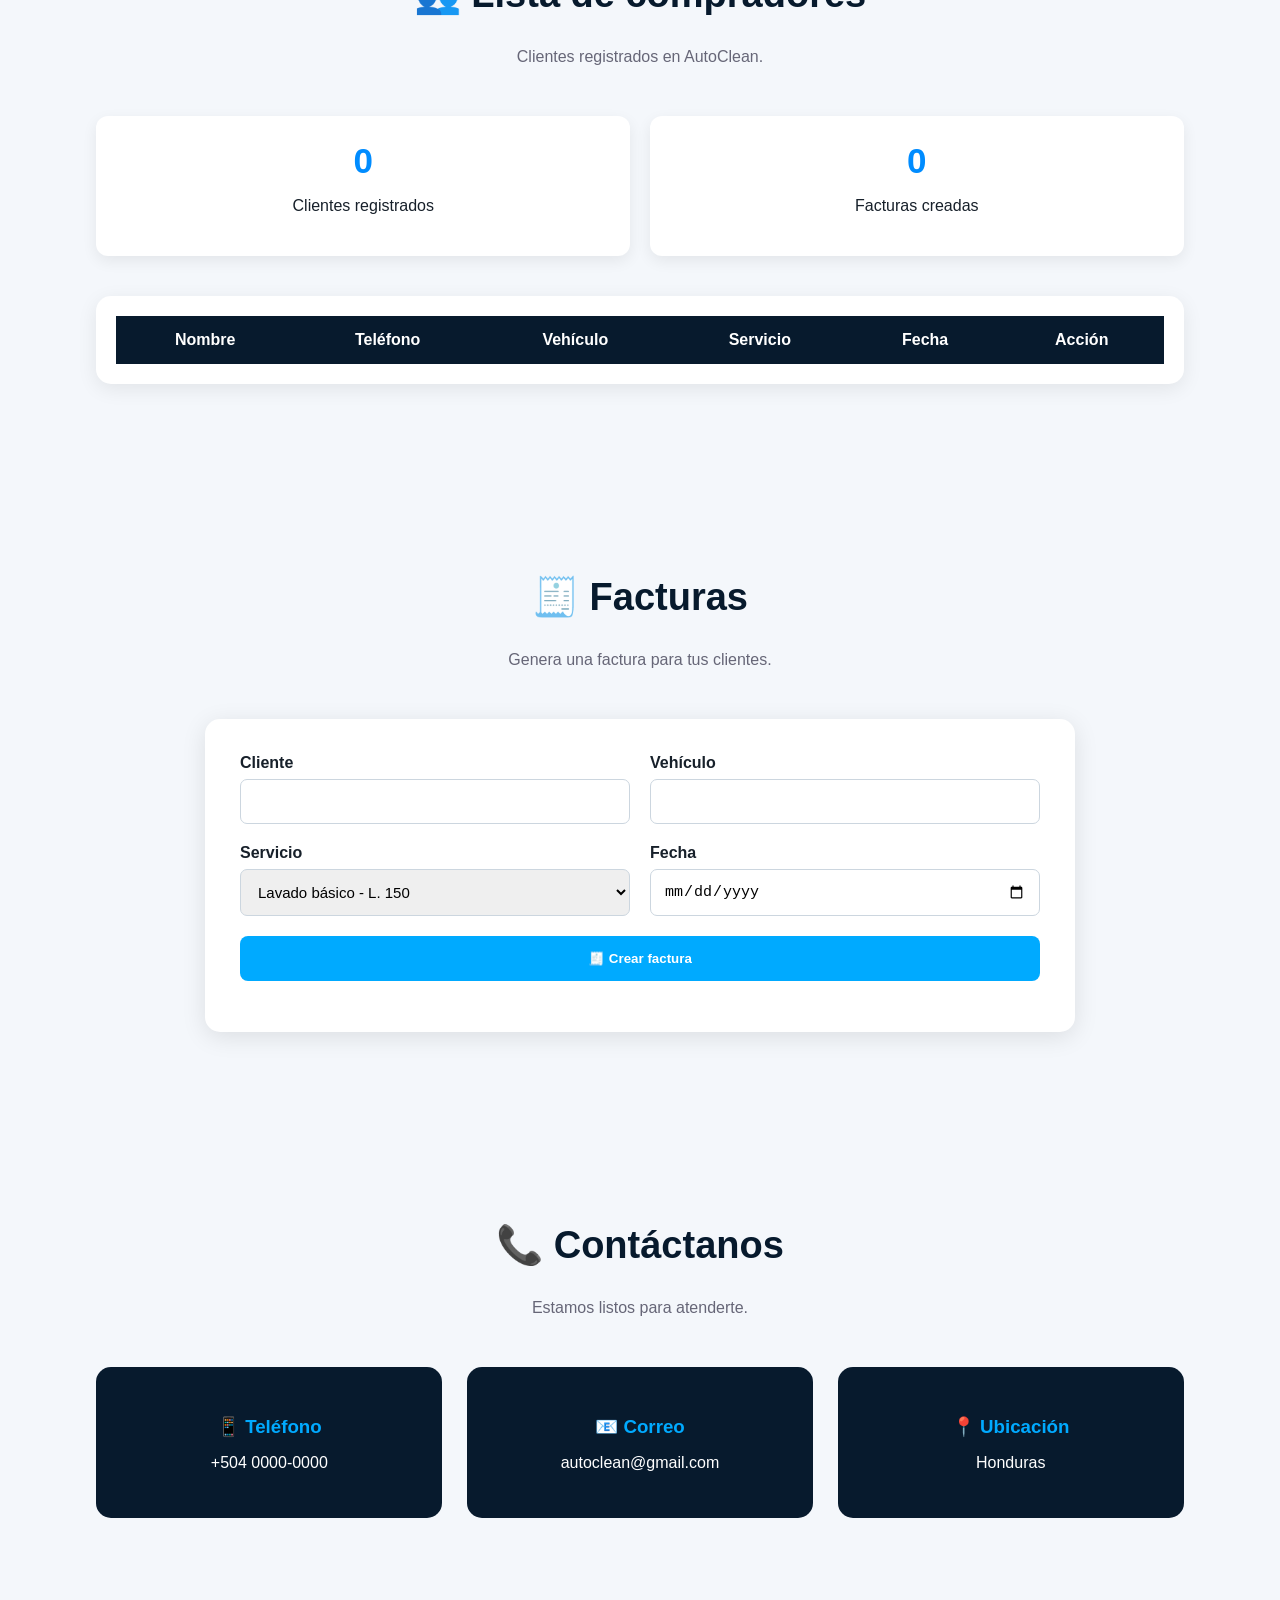
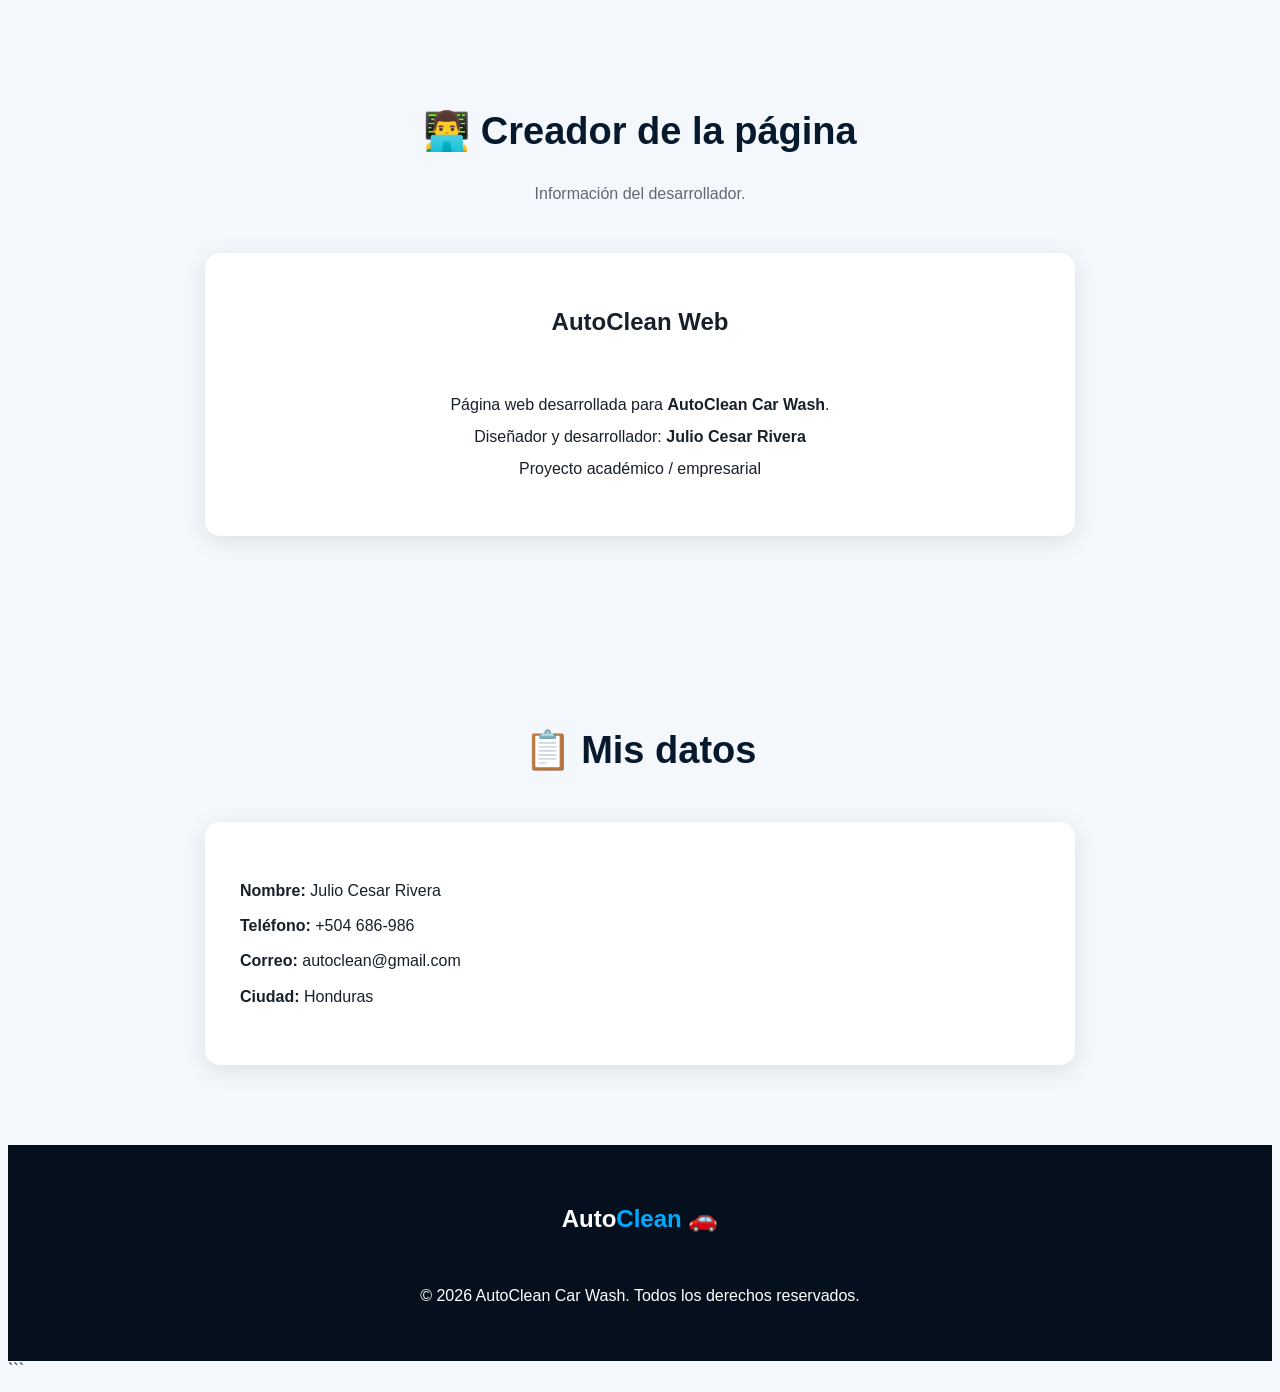
<file: Car Wash/index.html>
```html
<!DOCTYPE html>
<html lang="es">
<head>
    <meta charset="UTF-8">
    <meta name="viewport" content="width=device-width, initial-scale=1.0">
    <title>AutoClean | Car Wash</title>
    <link rel="stylesheet" href="index.css">
</head>

<body>

<nav class="navbar">

    <div class="logo">

        <div class="logo-icon">
            🚗
        </div>

        Auto<span>Clean</span>

    </div>


    <div class="menu">

        <button class="menu-button">
            ☰ MENÚ
        </button>


        <div class="dropdown">

            <a href="#inicio">🏠 Inicio</a>

            <a href="#servicios">🚿 Servicios</a>

            <a href="#precios">💰 Precios</a>

            <a href="#cita">📅 Haz tu cita hoy</a>

            <a href="#clientes">👥 Lista de compradores</a>

            <a href="#facturas">🧾 Facturas</a>

            <a href="#contacto">📞 Contacto</a>

            <a href="#creador">👨‍💻 Creador de la página</a>

            <a href="#datos">📋 Mis datos</a>

        </div>

    </div>
</nav>

<section class="hero" id="inicio">

    <div class="hero-content">

        <h1>
            Tu auto merece
            <span>brillar.</span>
        </h1>

        <p>
            Bienvenido a AutoClean Car Wash.
            Lavamos, limpiamos y cuidamos tu vehículo
            para que siempre luzca espectacular.
        </p>

        <div class="hero-buttons">

            <a href="#cita" class="btn btn-primary">
                📅 Haz tu cita
            </a>

            <a href="#servicios" class="btn btn-secondary">
                🚗 Ver servicios
            </a>

        </div>
    </div>
</section>

<section id="servicios">

    <div class="section-title">

        <h2>Nuestros servicios</h2>

        <p>
            Todo lo que tu vehículo necesita.
        </p>

    </div>


    <div class="services">

        <div class="service-card">

            <div class="service-icon">🚿</div>

            <h3>Lavado básico</h3>

            <p>
                Lavado exterior y limpieza general.
            </p>

        </div>


        <div class="service-card">

            <div class="service-icon">✨</div>

            <h3>Lavado premium</h3>

            <p>
                Limpieza exterior e interior completa.
            </p>

        </div>


        <div class="service-card">

            <div class="service-icon">🧽</div>

            <h3>Limpieza interior</h3>

            <p>
                Aspirado, tablero, puertas y alfombras.
            </p>

        </div>


        <div class="service-card">

            <div class="service-icon">💎</div>

            <h3>Detailing</h3>

            <p>
                Limpieza profunda y cuidado especial.
            </p>

        </div>
    </div>
</section>

<section id="precios">

    <div class="section-title">

        <h2>Lista de precios</h2>

        <p>Selecciona el servicio que prefieras.</p>

    </div>


    <div class="prices">

        <div class="price-card">

            <h3>Básico</h3>

            <div class="price">
                L. 150
            </div>

            <ul>
                <li>✓ Lavado exterior</li>
                <li>✓ Secado</li>
                <li>✓ Limpieza de vidrios</li>
            </ul>

        </div>


        <div class="price-card featured">

            <h3>Premium</h3>

            <div class="price">
                L. 250
            </div>

            <ul>
                <li>✓ Lavado exterior</li>
                <li>✓ Limpieza interior</li>
                <li>✓ Aspirado</li>
                <li>✓ Limpieza de vidrios</li>
            </ul>

        </div>


        <div class="price-card">

            <h3>Detailing</h3>

            <div class="price">
                L. 500
            </div>

            <ul>
                <li>✓ Limpieza profunda</li>
                <li>✓ Interior completo</li>
                <li>✓ Exterior completo</li>
                <li>✓ Acabado premium</li>
            </ul>

        </div>

    </div>
</section>

<section id="cita">

    <div class="section-title">

        <h2>📅 Haz tu cita hoy</h2>

        <p>
            Completa el formulario para registrar tu cita.
        </p>

    </div>


    <div class="form-container">

        <form id="citaForm">

            <div class="form-grid">

                <div class="form-group">

                    <label>Nombre completo</label>

                    <input
                        type="text"
                        id="nombre"
                        required
                        placeholder="Ej. Juan Pérez"
                    >

                </div>


                <div class="form-group">

                    <label>Teléfono</label>

                    <input
                        type="tel"
                        id="telefono"
                        required
                        placeholder="+504 0000-0000"
                    >

                </div>


                <div class="form-group">

                    <label>Vehículo</label>

                    <input
                        type="text"
                        id="vehiculo"
                        required
                        placeholder="Ej. Toyota Corolla"
                    >

                </div>


                <div class="form-group">

                    <label>Servicio</label>

                    <select id="servicio">

                        <option>Lavado básico</option>

                        <option>Lavado premium</option>

                        <option>Limpieza interior</option>

                        <option>Detailing</option>

                    </select>

                </div>


                <div class="form-group">

                    <label>Fecha</label>

                    <input
                        type="date"
                        id="fecha"
                        required
                    >

                </div>


                <div class="form-group">

                    <label>Hora</label>

                    <input
                        type="time"
                        id="hora"
                        required
                    >

                </div>


                <div class="form-group full">

                    <label>Comentario</label>

                    <textarea
                        id="comentario"
                        rows="4"
                        placeholder="Información adicional..."
                    ></textarea>

                </div>


                <div class="form-group full">

                    <button
                        class="btn btn-primary"
                        type="submit"
                    >
                        Registrar cita
                    </button>

                </div>

            </div>

        </form>
    </div>
</section>

<section id="clientes">

    <div class="section-title">

        <h2>👥 Lista de compradores</h2>

        <p>
            Clientes registrados en AutoClean.
        </p>

    </div>


    <div class="dashboard">

        <div class="stat">

            <div class="stat-number" id="totalClientes">
                0
            </div>

            <p>Clientes registrados</p>

        </div>


        <div class="stat">

            <div class="stat-number" id="totalFacturas">
                0
            </div>

            <p>Facturas creadas</p>

        </div>

    </div>


    <div class="table-container">

        <table>

            <thead>

                <tr>

                    <th>Nombre</th>
                    <th>Teléfono</th>
                    <th>Vehículo</th>
                    <th>Servicio</th>
                    <th>Fecha</th>
                    <th>Acción</th>

                </tr>

            </thead>


            <tbody id="tablaClientes">

            </tbody>

        </table>

    </div>

</section>

<section id="facturas">

    <div class="section-title">

        <h2>🧾 Facturas</h2>

        <p>
            Genera una factura para tus clientes.
        </p>

    </div>


    <div class="form-container">

        <form id="facturaForm">

            <div class="form-grid">

                <div class="form-group">

                    <label>Cliente</label>

                    <input
                        type="text"
                        id="clienteFactura"
                        required
                    >

                </div>


                <div class="form-group">

                    <label>Vehículo</label>

                    <input
                        type="text"
                        id="vehiculoFactura"
                        required
                    >

                </div>


                <div class="form-group">

                    <label>Servicio</label>

                    <select id="servicioFactura">

                        <option value="150">
                            Lavado básico - L. 150
                        </option>

                        <option value="250">
                            Lavado premium - L. 250
                        </option>

                        <option value="500">
                            Detailing - L. 500
                        </option>

                    </select>

                </div>


                <div class="form-group">

                    <label>Fecha</label>

                    <input
                        type="date"
                        id="fechaFactura"
                        required
                    >

                </div>


                <div class="form-group full">

                    <button
                        class="btn btn-primary"
                        type="submit"
                    >
                        🧾 Crear factura
                    </button>

                </div>

            </div>

        </form>

    </div>


    <div id="listaFacturas"></div>

</section>

<section id="contacto">

    <div class="section-title">

        <h2>📞 Contáctanos</h2>

        <p>
            Estamos listos para atenderte.
        </p>

    </div>


    <div class="contact">

        <div class="contact-card">

            <h3>📱 Teléfono</h3>

            <p>
                +504 0000-0000
            </p>

        </div>


        <div class="contact-card">

            <h3>📧 Correo</h3>

            <p>
                autoclean@gmail.com
            </p>

        </div>


        <div class="contact-card">

            <h3>📍 Ubicación</h3>

            <p>
                Honduras
            </p>

        </div>

    </div>

</section>

<section id="creador">

    <div class="section-title">

        <h2>👨‍💻 Creador de la página</h2>

        <p>
            Información del desarrollador.
        </p>

    </div>


    <div class="form-container">

        <h2 style="text-align:center;">
            AutoClean Web
        </h2>

        <br>

        <p style="text-align:center; line-height:2;">

            Página web desarrollada para
            <strong>AutoClean Car Wash</strong>.

            <br>

            Diseñador y desarrollador:
            <strong>Julio Cesar Rivera </strong>

            <br>

            Proyecto académico / empresarial

        </p>

    </div>

</section>

<section id="datos">

    <div class="section-title">

        <h2>📋 Mis datos</h2>

    </div>


    <div class="form-container">

        <p style="line-height:2.2;">

            <strong>Nombre:</strong>
            Julio Cesar Rivera

            <br>

            <strong>Teléfono:</strong>
            +504 686-986

            <br>

            <strong>Correo:</strong>
            autoclean@gmail.com

            <br>

            <strong>Ciudad:</strong>
            Honduras

        </p>

    </div>

</section>

<footer>

    <h2>
        Auto<span>Clean</span> 🚗
    </h2>

    <br>

    <p>
        © 2026 AutoClean Car Wash.
        Todos los derechos reservados.
    </p>

</footer>

<script>

    let clientes =
        JSON.parse(localStorage.getItem("clientesAutoClean")) || [];


    function mostrarClientes() {

        const tabla =
            document.getElementById("tablaClientes");

        tabla.innerHTML = "";

        clientes.forEach((cliente, index) => {

            const fila = document.createElement("tr");

            fila.innerHTML = `

                <td>${cliente.nombre}</td>

                <td>${cliente.telefono}</td>

                <td>${cliente.vehiculo}</td>

                <td>${cliente.servicio}</td>

                <td>${cliente.fecha}</td>

                <td>

                    <button
                        class="delete-btn"
                        onclick="eliminarCliente(${index})"
                    >
                        Eliminar
                    </button>

                </td>

            `;

            tabla.appendChild(fila);

        });


        document.getElementById("totalClientes").textContent =
            clientes.length;

    }


    function eliminarCliente(index) {

        if(confirm("¿Deseas eliminar este cliente?")) {

            clientes.splice(index,1);

            localStorage.setItem(
                "clientesAutoClean",
                JSON.stringify(clientes)
            );

            mostrarClientes();

        }

    }


    document
    .getElementById("citaForm")
    .addEventListener("submit", function(event) {

        event.preventDefault();


        const cliente = {

            nombre:
                document.getElementById("nombre").value,

            telefono:
                document.getElementById("telefono").value,

            vehiculo:
                document.getElementById("vehiculo").value,

            servicio:
                document.getElementById("servicio").value,

            fecha:
                document.getElementById("fecha").value

        };


        clientes.push(cliente);


        localStorage.setItem(
            "clientesAutoClean",
            JSON.stringify(clientes)
        );


        mostrarClientes();


        alert(
            "✅ Cita registrada correctamente."
        );


        this.reset();

    });

    let facturas =
        JSON.parse(localStorage.getItem("facturasAutoClean")) || [];


    function mostrarFacturas() {

        const lista =
            document.getElementById("listaFacturas");

        lista.innerHTML = "";


        facturas.forEach((factura) => {

            const div =
                document.createElement("div");

            div.className = "invoice";


            div.innerHTML = `

                <div class="invoice-header">

                    <div>

                        <h2>AutoClean</h2>

                        <p>Car Wash</p>

                    </div>


                    <div>

                        <strong>
                            FACTURA
                        </strong>

                        <br>

                        #${factura.numero}

                    </div>

                </div>


                <p>

                    <strong>Cliente:</strong>
                    ${factura.cliente}

                </p>


                <p>

                    <strong>Vehículo:</strong>
                    ${factura.vehiculo}

                </p>


                <p>

                    <strong>Servicio:</strong>
                    ${factura.servicio}

                </p>


                <p>

                    <strong>Fecha:</strong>
                    ${factura.fecha}

                </p>


                <div class="invoice-total">

                    Total:
                    L. ${factura.total}

                </div>

            `;


            lista.appendChild(div);

        });


        document.getElementById("totalFacturas").textContent =
            facturas.length;

    }


    document
    .getElementById("facturaForm")
    .addEventListener("submit", function(event) {

        event.preventDefault();


        const select =
            document.getElementById("servicioFactura");


        const textoServicio =
            select.options[select.selectedIndex].text;


        const precio =
            select.value;


        const factura = {

            numero:
                Date.now(),

            cliente:
                document.getElementById("clienteFactura").value,

            vehiculo:
                document.getElementById("vehiculoFactura").value,

            servicio:
                textoServicio,

            fecha:
                document.getElementById("fechaFactura").value,

            total:
                precio

        };


        facturas.push(factura);


        localStorage.setItem(
            "facturasAutoClean",
            JSON.stringify(facturas)
        );


        mostrarFacturas();


        alert(
            "🧾 Factura creada correctamente."
        );


        this.reset();

    });

    mostrarClientes();

    mostrarFacturas();

</script>

</body>
</html>
```
</file>
<file: Banco-NovaLatina/style.css>
/* =====================================================
            CONFIGURACIÓN GENERAL
        ===================================================== */

        * {
            margin: 0;
            padding: 0;
            box-sizing: border-box;
            scroll-behavior: smooth;
        }

        body {
            font-family: "Inter", Arial, sans-serif;
            background: #f4f7fb;
            color: #172033;
        }

        a {
            text-decoration: none;
            color: inherit;
        }

        button {
            font-family: inherit;
        }

        /* =====================================================
        PANTALLA DE CARGA
        ===================================================== */

        #loader {
            position: fixed;
            top: 0;
            left: 0;
            width: 100%;
            height: 100%;
            background: linear-gradient(135deg, #071b3a, #0066cc);
            display: flex;
            justify-content: center;
            align-items: center;
            z-index: 9999;
            transition: opacity 0.8s ease, visibility 0.8s ease;
        }

        #loader.hidden {
            opacity: 0;
            visibility: hidden;
        }

        .loader-content {
            text-align: center;
            color: white;
        }

        .loader-logo {
            width: 90px;
            height: 90px;
            background: white;
            border-radius: 25px;
            margin: auto;
            display: flex;
            justify-content: center;
            align-items: center;
            color: #0066cc;
            font-size: 40px;
            box-shadow: 0 15px 40px rgba(0,0,0,.25);
            animation: logoPulse 1.5s infinite;
        }

        .loader-content h1 {
            margin-top: 25px;
            font-size: 28px;
        }

        .loader-content p {
            margin-top: 8px;
            opacity: .8;
        }

        .loader-bar {
            width: 230px;
            height: 5px;
            background: rgba(255,255,255,.2);
            border-radius: 10px;
            margin: 25px auto 0;
            overflow: hidden;
        }

        .loader-progress {
            width: 0%;
            height: 100%;
            background: white;
            animation: loading 2.2s ease forwards;
        }

        @keyframes loading {
            from {
                width: 0;
            }
            to {
                width: 100%;
            }
        }

        @keyframes logoPulse {
            0%,100% {
                transform: scale(1);
            }
            50% {
                transform: scale(1.08);
            }
        }

        /* =====================================================
        TOP BAR
        ===================================================== */

        .topbar {
            background: #071b3a;
            color: white;
            padding: 9px 6%;
            display: flex;
            justify-content: space-between;
            align-items: center;
            font-size: 13px;
        }

        .topbar-right {
            display: flex;
            gap: 20px;
        }

        /* =====================================================
        NAVBAR
        ===================================================== */

        header {
            background: white;
            position: sticky;
            top: 0;
            z-index: 1000;
            box-shadow: 0 4px 20px rgba(0,0,0,.08);
        }

        .navbar {
            width: 90%;
            max-width: 1400px;
            margin: auto;
            min-height: 78px;
            display: flex;
            align-items: center;
            justify-content: space-between;
        }

        /* LOGO */

        .logo {
            display: flex;
            align-items: center;
            gap: 11px;
            font-weight: 800;
            font-size: 21px;
            color: #071b3a;
        }

        .logo-icon {
            width: 48px;
            height: 48px;
            background: linear-gradient(135deg, #0066cc, #00a7e8);
            border-radius: 14px;
            color: white;
            display: flex;
            justify-content: center;
            align-items: center;
            font-size: 22px;
            box-shadow: 0 8px 20px rgba(0,102,204,.25);
        }

        .logo span {
            color: #0075d4;
        }

        /* MENU */

        .nav-menu {
            display: flex;
            align-items: center;
            gap: 4px;
            list-style: none;
        }

        .nav-menu > li {
            position: relative;
        }

        .nav-menu > li > a {
            padding: 30px 13px;
            display: block;
            font-size: 14px;
            font-weight: 600;
            color: #27364d;
        }

        .nav-menu > li > a:hover {
            color: #0075d4;
        }

        /* DROPDOWN */

        .dropdown-menu {
            position: absolute;
            top: 78px;
            left: 0;
            width: 260px;
            background: white;
            border-radius: 0 0 15px 15px;
            padding: 12px;
            box-shadow: 0 15px 35px rgba(0,0,0,.15);
            opacity: 0;
            visibility: hidden;
            transform: translateY(10px);
            transition: .3s;
        }

        .dropdown:hover .dropdown-menu {
            opacity: 1;
            visibility: visible;
            transform: translateY(0);
        }

        .dropdown-menu a {
            display: flex;
            align-items: center;
            gap: 12px;
            padding: 13px;
            border-radius: 10px;
            color: #344054;
            font-size: 14px;
        }

        .dropdown-menu a:hover {
            background: #edf6ff;
            color: #0066cc;
        }

        .dropdown-menu i {
            width: 25px;
            color: #0075d4;
        }

        .login-button {
            background: #0066cc;
            color: white !important;
            padding: 12px 20px !important;
            border-radius: 10px;
            margin-left: 10px;
        }

        .login-button:hover {
            background: #004e9d;
        }

        /* =====================================================
        HERO
        ===================================================== */

        .hero {
            min-height: 600px;
            background:
                linear-gradient(90deg,
                rgba(5,24,55,.96) 0%,
                rgba(5,24,55,.82) 42%,
                rgba(5,24,55,.25) 100%),
                url("https://images.unsplash.com/photo-1556742049-0cfed4f6a45d?auto=format&fit=crop&w=1800&q=85");

            background-size: cover;
            background-position: center;

            display: flex;
            align-items: center;
        }

        .hero-content {
            width: 90%;
            max-width: 1400px;
            margin: auto;
            color: white;
        }

        .hero-text {
            max-width: 650px;
        }

        .hero-label {
            display: inline-block;
            background: rgba(255,255,255,.12);
            border: 1px solid rgba(255,255,255,.25);
            padding: 8px 14px;
            border-radius: 30px;
            font-size: 13px;
            margin-bottom: 20px;
        }

        .hero h1 {
            font-size: clamp(40px, 5vw, 68px);
            line-height: 1.05;
            margin-bottom: 22px;
        }

        .hero h1 span {
            color: #45c9ff;
        }

        .hero p {
            font-size: 18px;
            line-height: 1.7;
            color: #e6effa;
            margin-bottom: 30px;
        }

        .hero-buttons {
            display: flex;
            gap: 15px;
            flex-wrap: wrap;
        }

        .btn {
            display: inline-flex;
            align-items: center;
            gap: 9px;
            border: none;
            cursor: pointer;
            padding: 14px 23px;
            border-radius: 10px;
            font-weight: 700;
            transition: .3s;
        }

        .btn-primary {
            background: #00a7e8;
            color: white;
        }

        .btn-primary:hover {
            transform: translateY(-3px);
            background: #008dcc;
        }

        .btn-light {
            background: white;
            color: #06366e;
        }

        .btn-light:hover {
            transform: translateY(-3px);
        }

        /* =====================================================
        ACCESOS RÁPIDOS
        ===================================================== */

        .quick-actions {
            width: 90%;
            max-width: 1200px;
            margin: -55px auto 60px;
            position: relative;
            display: grid;
            grid-template-columns: repeat(4, 1fr);
            gap: 15px;
        }

        .quick-card {
            background: white;
            padding: 25px;
            border-radius: 15px;
            box-shadow: 0 12px 30px rgba(0,0,0,.10);
            text-align: center;
            transition: .3s;
        }

        .quick-card:hover {
            transform: translateY(-8px);
        }

        .quick-card i {
            font-size: 27px;
            color: #0075d4;
            margin-bottom: 12px;
        }

        .quick-card h3 {
            font-size: 15px;
        }

        .quick-card p {
            color: #6b7280;
            font-size: 12px;
            margin-top: 6px;
        }

        /* =====================================================
        SECCIONES
        ===================================================== */

        .section {
            padding: 80px 6%;
        }

        .section-title {
            text-align: center;
            max-width: 700px;
            margin: auto auto 45px;
        }

        .section-title small {
            color: #0075d4;
            font-weight: 800;
            text-transform: uppercase;
            letter-spacing: 1px;
        }

        .section-title h2 {
            font-size: 38px;
            color: #10233f;
            margin: 10px 0;
        }

        .section-title p {
            color: #687386;
            line-height: 1.7;
        }

        /* =====================================================
        PRODUCTOS
        ===================================================== */

        .products {
            background: white;
        }

        .product-grid {
            max-width: 1250px;
            margin: auto;
            display: grid;
            grid-template-columns: repeat(3, 1fr);
            gap: 22px;
        }

        .product-card {
            background: #f8fbff;
            border: 1px solid #e4edf7;
            border-radius: 18px;
            padding: 30px;
            transition: .3s;
        }

        .product-card:hover {
            transform: translateY(-7px);
            box-shadow: 0 18px 35px rgba(0,0,0,.08);
        }

        .product-icon {
            width: 55px;
            height: 55px;
            border-radius: 15px;
            background: #e5f4ff;
            color: #0066cc;
            display: flex;
            justify-content: center;
            align-items: center;
            font-size: 23px;
            margin-bottom: 20px;
        }

        .product-card h3 {
            margin-bottom: 10px;
            color: #122a48;
        }

        .product-card p {
            color: #6b7280;
            line-height: 1.6;
            font-size: 14px;
            margin-bottom: 18px;
        }

        .product-link {
            color: #0066cc;
            font-weight: 700;
            font-size: 14px;
        }

        /* =====================================================
        TARJETAS
        ===================================================== */

        .cards-section {
            background: #eef6fd;
        }

        .cards-container {
            max-width: 1200px;
            margin: auto;
            display: grid;
            grid-template-columns: 1fr 1fr;
            gap: 50px;
            align-items: center;
        }

        .credit-card {
            width: 100%;
            max-width: 500px;
            min-height: 290px;
            border-radius: 25px;
            padding: 35px;
            color: white;
            position: relative;
            overflow: hidden;
            background: linear-gradient(135deg, #071b3a, #0066cc 70%, #00a7e8);
            box-shadow: 0 25px 45px rgba(0,80,160,.3);
            transform: rotate(-2deg);
        }

        .credit-card::after {
            content: "";
            position: absolute;
            width: 260px;
            height: 260px;
            border-radius: 50%;
            background: rgba(255,255,255,.08);
            right: -100px;
            bottom: -100px;
        }

        .card-top {
            display: flex;
            justify-content: space-between;
            font-size: 15px;
        }

        .chip {
            width: 52px;
            height: 38px;
            border-radius: 7px;
            background: linear-gradient(135deg,#d9c38a,#fff2b6);
            margin-top: 40px;
        }

        .card-number {
            font-size: 23px;
            letter-spacing: 3px;
            margin-top: 25px;
        }

        .card-bottom {
            display: flex;
            justify-content: space-between;
            margin-top: 25px;
            font-size: 12px;
        }

        .cards-info h2 {
            font-size: 38px;
            color: #10233e;
            margin-bottom: 20px;
        }

        .cards-info p {
            color: #657187;
            line-height: 1.8;
            margin-bottom: 25px;
        }

        /* =====================================================
        PAGOS
        ===================================================== */

        .payment-box {
            max-width: 1200px;
            margin: auto;
            display: grid;
            grid-template-columns: 1fr 1fr;
            background: white;
            border-radius: 22px;
            overflow: hidden;
            box-shadow: 0 15px 40px rgba(0,0,0,.08);
        }

        .payment-info {
            padding: 50px;
            background: linear-gradient(145deg,#0066cc,#003d85);
            color: white;
        }

        .payment-info h2 {
            font-size: 35px;
            margin-bottom: 20px;
        }

        .payment-info p {
            line-height: 1.7;
            opacity: .9;
        }

        .payment-list {
            margin-top: 25px;
            list-style: none;
        }

        .payment-list li {
            margin: 15px 0;
            display: flex;
            gap: 10px;
        }

        .payment-list i {
            color: #54d5ff;
        }

        .payment-form {
            padding: 50px;
        }

        .form-group {
            margin-bottom: 18px;
        }

        .form-group label {
            display: block;
            margin-bottom: 7px;
            font-size: 13px;
            font-weight: 700;
        }

        .form-group input,
        .form-group select {
            width: 100%;
            padding: 14px;
            border: 1px solid #d9e2ec;
            border-radius: 9px;
            outline: none;
            font-size: 14px;
        }

        .form-group input:focus,
        .form-group select:focus {
            border-color: #0075d4;
        }

        /* =====================================================
        REMESAS
        ===================================================== */

        .remesas {
            background: white;
        }

        .remesa-content {
            max-width: 1200px;
            margin: auto;
            display: grid;
            grid-template-columns: 1fr 1fr;
            gap: 50px;
            align-items: center;
        }

        .remesa-image {
            min-height: 430px;
            border-radius: 25px;
            background:
                linear-gradient(rgba(0,48,100,.25),rgba(0,48,100,.25)),
                url("https://images.unsplash.com/photo-1526304640581-d334cdbbf45e?auto=format&fit=crop&w=1000&q=85");
            background-size: cover;
            background-position: center;
        }

        .remesa-text h2 {
            font-size: 38px;
            margin-bottom: 18px;
        }

        .remesa-text p {
            color: #687386;
            line-height: 1.8;
            margin-bottom: 25px;
        }

        .remesa-features {
            display: grid;
            grid-template-columns: 1fr 1fr;
            gap: 15px;
            margin-bottom: 25px;
        }

        .feature {
            padding: 18px;
            background: #f4f8fc;
            border-radius: 12px;
        }

        .feature i {
            color: #0066cc;
            margin-right: 8px;
        }

        /* =====================================================
        PRÉSTAMOS
        ===================================================== */

        .loans {
            background: #f4f7fb;
        }

        .loan-grid {
            max-width: 1200px;
            margin: auto;
            display: grid;
            grid-template-columns: repeat(3,1fr);
            gap: 20px;
        }

        .loan-card {
            background: white;
            border-radius: 18px;
            padding: 30px;
            border-top: 5px solid #0075d4;
            box-shadow: 0 10px 25px rgba(0,0,0,.05);
        }

        .loan-card h3 {
            margin: 15px 0;
        }

        .loan-card p {
            color: #6b7280;
            line-height: 1.6;
            margin-bottom: 20px;
        }

        .loan-amount {
            color: #0066cc;
            font-weight: 800;
            font-size: 20px;
        }

        /* =====================================================
        SEGURIDAD
        ===================================================== */

        .security {
            background: #071b3a;
            color: white;
        }

        .security-grid {
            max-width: 1200px;
            margin: auto;
            display: grid;
            grid-template-columns: repeat(3,1fr);
            gap: 25px;
        }

        .security-card {
            background: rgba(255,255,255,.07);
            padding: 30px;
            border-radius: 18px;
            border: 1px solid rgba(255,255,255,.1);
        }

        .security-card i {
            font-size: 30px;
            color: #52d4ff;
            margin-bottom: 18px;
        }

        .security-card p {
            color: #c8d4e3;
            margin-top: 10px;
            line-height: 1.6;
        }

        /* =====================================================
        ATENCIÓN
        ===================================================== */

        .contact-grid {
            max-width: 1200px;
            margin: auto;
            display: grid;
            grid-template-columns: repeat(4,1fr);
            gap: 18px;
        }

        .contact-card {
            text-align: center;
            background: white;
            border-radius: 18px;
            padding: 30px 20px;
            box-shadow: 0 10px 25px rgba(0,0,0,.06);
        }

        .contact-card i {
            width: 60px;
            height: 60px;
            background: #e9f5ff;
            color: #0066cc;
            border-radius: 50%;
            display: flex;
            align-items: center;
            justify-content: center;
            margin: auto auto 18px;
            font-size: 23px;
        }

        .contact-card p {
            color: #718096;
            font-size: 13px;
            margin-top: 8px;
        }

        /* =====================================================
        NEWSLETTER
        ===================================================== */

        .newsletter {
            width: 90%;
            max-width: 1100px;
            margin: 60px auto;
            border-radius: 25px;
            padding: 50px;
            background: linear-gradient(135deg,#0066cc,#00a7e8);
            color: white;
            display: flex;
            justify-content: space-between;
            align-items: center;
            gap: 30px;
        }

        .newsletter h2 {
            font-size: 30px;
        }

        .newsletter p {
            margin-top: 10px;
            opacity: .9;
        }

        .newsletter-form {
            display: flex;
            gap: 8px;
        }

        .newsletter-form input {
            padding: 15px;
            width: 250px;
            border: none;
            border-radius: 8px;
            outline: none;
        }

        /* =====================================================
        FOOTER
        ===================================================== */

        footer {
            background: #061426;
            color: white;
            padding: 60px 6% 20px;
        }

        .footer-grid {
            max-width: 1300px;
            margin: auto;
            display: grid;
            grid-template-columns: 2fr 1fr 1fr 1fr;
            gap: 50px;
        }

        .footer-brand p {
            color: #9eafc4;
            line-height: 1.7;
            margin-top: 15px;
            max-width: 350px;
        }

        footer h3 {
            margin-bottom: 18px;
        }

        footer ul {
            list-style: none;
        }

        footer li {
            margin: 12px 0;
            color: #9eafc4;
            font-size: 14px;
        }

        footer li:hover {
            color: white;
        }

        .socials {
            display: flex;
            gap: 10px;
            margin-top: 20px;
        }

        .socials a {
            width: 38px;
            height: 38px;
            border-radius: 8px;
            background: rgba(255,255,255,.08);
            display: flex;
            align-items: center;
            justify-content: center;
        }

        .socials a:hover {
            background: #0066cc;
        }

        .copyright {
            max-width: 1300px;
            margin: 45px auto 0;
            padding-top: 20px;
            border-top: 1px solid rgba(255,255,255,.1);
            color: #8190a3;
            font-size: 13px;
            text-align: center;
        }

        /* =====================================================
        BOTÓN ARRIBA
        ===================================================== */

        #topButton {
            position: fixed;
            bottom: 25px;
            right: 25px;
            width: 48px;
            height: 48px;
            border: none;
            background: #0066cc;
            color: white;
            border-radius: 50%;
            cursor: pointer;
            display: none;
            z-index: 500;
            box-shadow: 0 8px 20px rgba(0,0,0,.2);
        }

        /* =====================================================
        RESPONSIVE
        ===================================================== */

        @media(max-width: 1050px) {

            .nav-menu {
                display: none;
            }

            .quick-actions {
                grid-template-columns: repeat(2,1fr);
            }

            .product-grid {
                grid-template-columns: repeat(2,1fr);
            }

            .loan-grid {
                grid-template-columns: 1fr 1fr;
            }

            .contact-grid {
                grid-template-columns: 1fr 1fr;
            }

            .footer-grid {
                grid-template-columns: 1fr 1fr;
            }
        }

        @media(max-width: 700px) {

            .topbar {
                display: none;
            }

            .hero {
                min-height: 550px;
            }

            .hero h1 {
                font-size: 42px;
            }

            .quick-actions,
            .product-grid,
            .loan-grid,
            .security-grid,
            .contact-grid,
            .cards-container,
            .payment-box,
            .remesa-content {
                grid-template-columns: 1fr;
            }

            .quick-actions {
                margin-top: -30px;
            }

            .section {
                padding: 60px 5%;
            }

            .newsletter {
                flex-direction: column;
                align-items: flex-start;
                padding: 35px 25px;
            }

            .newsletter-form {
                width: 100%;
                flex-direction: column;
            }

            .newsletter-form input {
                width: 100%;
            }

            .footer-grid {
                grid-template-columns: 1fr;
            }

            .credit-card {
                min-height: 250px;
            }

            .payment-info,
            .payment-form {
                padding: 30px;
            }
        }
</file>
<file: Car Wash/index.css>
body {
            font-family: Arial, Helvetica, sans-serif;
            background: #f4f7fb;
            color: #17202a;
        }

        /* =========================
            NAVBAR
        ========================= */

        .navbar {
            position: sticky;
            top: 0;
            z-index: 1000;

            height: 75px;

            display: flex;
            align-items: center;
            justify-content: space-between;

            padding: 0 6%;

            background: #071a2d;
            box-shadow: 0 3px 15px rgba(0,0,0,0.2);
        }

        /* LOGO */

        .logo {
            display: flex;
            align-items: center;
            gap: 10px;

            color: white;
            font-size: 28px;
            font-weight: bold;
        }

        .logo-icon {
            width: 45px;
            height: 45px;

            display: flex;
            align-items: center;
            justify-content: center;

            border-radius: 50%;

            background: linear-gradient(135deg, #00aaff, #0066ff);

            font-size: 23px;

            box-shadow: 0 0 15px rgba(0,170,255,.5);
        }

        .logo span {
            color: #00aaff;
        }

        /* MENU */

        .menu {
            position: relative;
        }

        .menu-button {
            background: #008cff;
            color: white;

            border: none;
            border-radius: 8px;

            padding: 12px 20px;

            font-size: 16px;
            font-weight: bold;

            cursor: pointer;
        }

        .menu-button:hover {
            background: #006dcc;
        }

        .dropdown {
            position: absolute;
            right: 0;
            top: 55px;

            width: 260px;

            background: white;

            border-radius: 10px;

            box-shadow: 0 10px 30px rgba(0,0,0,.25);

            overflow: hidden;

            display: none;
        }

        .menu:hover .dropdown {
            display: block;
        }

        .dropdown a {
            display: block;

            padding: 15px 18px;

            color: #17202a;

            text-decoration: none;

            border-bottom: 1px solid #eee;

            font-weight: bold;
        }

        .dropdown a:hover {
            background: #eaf7ff;
            color: #008cff;
        }

        /* =========================
            HERO
        ========================= */

        .hero {
            min-height: 650px;

            display: flex;
            align-items: center;

            padding: 80px 8%;

            background:
                linear-gradient(
                    rgba(3,18,35,.85),
                    rgba(3,18,35,.9)
                ),
                linear-gradient(135deg,#071a2d,#008cff);

            color: white;
        }

        .hero-content {
            max-width: 700px;
        }

        .hero h1 {
            font-size: 60px;
            margin-bottom: 20px;
        }

        .hero h1 span {
            color: #00bfff;
        }

        .hero p {
            font-size: 22px;
            line-height: 1.6;
            margin-bottom: 30px;
            color: #dceeff;
        }

        .hero-buttons {
            display: flex;
            gap: 15px;
            flex-wrap: wrap;
        }

        .btn {
            padding: 15px 25px;
            border-radius: 8px;
            text-decoration: none;
            font-weight: bold;
            display: inline-block;
            cursor: pointer;
            border: none;
        }

        .btn-primary {
            background: #00aaff;
            color: white;
        }

        .btn-primary:hover {
            background: #008dcc;
        }

        .btn-secondary {
            background: white;
            color: #071a2d;
        }

        /* =========================
            SECCIONES
        ========================= */

        section {
            padding: 80px 7%;
        }

        .section-title {
            text-align: center;
            margin-bottom: 50px;
        }

        .section-title h2 {
            font-size: 38px;
            color: #071a2d;
        }

        .section-title p {
            color: #667;
            margin-top: 10px;
        }

        /* =========================
            SERVICIOS
        ========================= */

        .services {
            display: grid;
            grid-template-columns:
                repeat(auto-fit,minmax(220px,1fr));

            gap: 25px;
        }

        .service-card {
            background: white;
            padding: 30px;

            border-radius: 15px;

            text-align: center;

            box-shadow:
                0 5px 20px rgba(0,0,0,.08);

            transition: .3s;
        }

        .service-card:hover {
            transform: translateY(-8px);
        }

        .service-icon {
            font-size: 45px;
            margin-bottom: 15px;
        }

        .service-card h3 {
            margin-bottom: 10px;
            color: #071a2d;
        }

        .service-card p {
            color: #667;
            line-height: 1.5;
        }

        /* =========================
            PRECIOS
        ========================= */

        .prices {
            display: grid;

            grid-template-columns:
                repeat(auto-fit,minmax(230px,1fr));

            gap: 25px;
        }

        .price-card {
            background: white;

            border-radius: 15px;

            padding: 35px 25px;

            text-align: center;

            box-shadow: 0 5px 20px rgba(0,0,0,.08);
        }

        .price-card.featured {
            border: 3px solid #008cff;
        }

        .price-card h3 {
            color: #071a2d;
            font-size: 25px;
        }

        .price {
            font-size: 40px;
            font-weight: bold;
            color: #008cff;

            margin: 20px 0;
        }

        .price-card ul {
            list-style: none;
            line-height: 2;
            color: #555;
        }

        /* =========================
            FORMULARIOS
        ========================= */

        .form-container {
            max-width: 800px;

            margin: auto;

            background: white;

            padding: 35px;

            border-radius: 15px;

            box-shadow: 0 5px 25px rgba(0,0,0,.1);
        }

        .form-grid {
            display: grid;

            grid-template-columns:
                repeat(2,1fr);

            gap: 20px;
        }

        .form-group {
            display: flex;
            flex-direction: column;
        }

        .form-group.full {
            grid-column: 1 / -1;
        }

        label {
            font-weight: bold;
            margin-bottom: 7px;
        }

        input,
        select,
        textarea {
            padding: 13px;

            border: 1px solid #ccd6df;

            border-radius: 7px;

            font-size: 15px;

            outline: none;
        }

        input:focus,
        select:focus,
        textarea:focus {
            border-color: #008cff;
        }

        /* =========================
            TABLAS
        ========================= */

        .table-container {
            overflow-x: auto;

            background: white;

            padding: 20px;

            border-radius: 15px;

            box-shadow: 0 5px 20px rgba(0,0,0,.08);
        }

        table {
            width: 100%;

            border-collapse: collapse;
        }

        th {
            background: #071a2d;
            color: white;
            padding: 15px;
        }

        td {
            padding: 13px;
            border-bottom: 1px solid #eee;
            text-align: center;
        }

        tr:hover {
            background: #f4faff;
        }

        .delete-btn {
            background: #e74c3c;
            color: white;

            border: none;

            padding: 7px 12px;

            border-radius: 5px;

            cursor: pointer;
        }

        /* =========================
            PANEL
        ========================= */

        .dashboard {
            display: grid;

            grid-template-columns:
                repeat(auto-fit,minmax(200px,1fr));

            gap: 20px;

            margin-bottom: 40px;
        }

        .stat {
            background: white;

            padding: 25px;

            border-radius: 12px;

            box-shadow: 0 5px 15px rgba(0,0,0,.07);

            text-align: center;
        }

        .stat-number {
            font-size: 35px;
            font-weight: bold;
            color: #008cff;
        }

        /* =========================
            FACTURAS
        ========================= */

        .invoice {
            background: white;

            max-width: 800px;

            margin: 30px auto;

            padding: 35px;

            border-radius: 12px;

            box-shadow: 0 5px 20px rgba(0,0,0,.1);
        }

        .invoice-header {
            display: flex;

            justify-content: space-between;

            border-bottom: 2px solid #071a2d;

            padding-bottom: 20px;

            margin-bottom: 20px;
        }

        .invoice-total {
            text-align: right;

            font-size: 25px;

            font-weight: bold;

            color: #008cff;

            margin-top: 20px;
        }

        /* =========================
            CONTACTO
        ========================= */

        .contact {
            display: grid;

            grid-template-columns:
                repeat(auto-fit,minmax(250px,1fr));

            gap: 25px;
        }

        .contact-card {
            background: #071a2d;

            color: white;

            padding: 30px;

            border-radius: 15px;

            text-align: center;
        }

        .contact-card h3 {
            color: #00aaff;
            margin-bottom: 10px;
        }

        /* =========================
            FOOTER
        ========================= */

        footer {
            background: #04101e;

            color: white;

            padding: 40px 7%;

            text-align: center;
        }

        footer span {
            color: #00aaff;
        }

        /* =========================
            RESPONSIVE
        ========================= */

        @media(max-width:700px) {

            .hero h1 {
                font-size: 40px;
            }

            .hero p {
                font-size: 18px;
            }

            .form-grid {
                grid-template-columns: 1fr;
            }

            .form-group.full {
                grid-column: auto;
            }

            .navbar {
                padding: 0 20px;
            }

            .logo {
                font-size: 22px;
            }

        }
</file>
